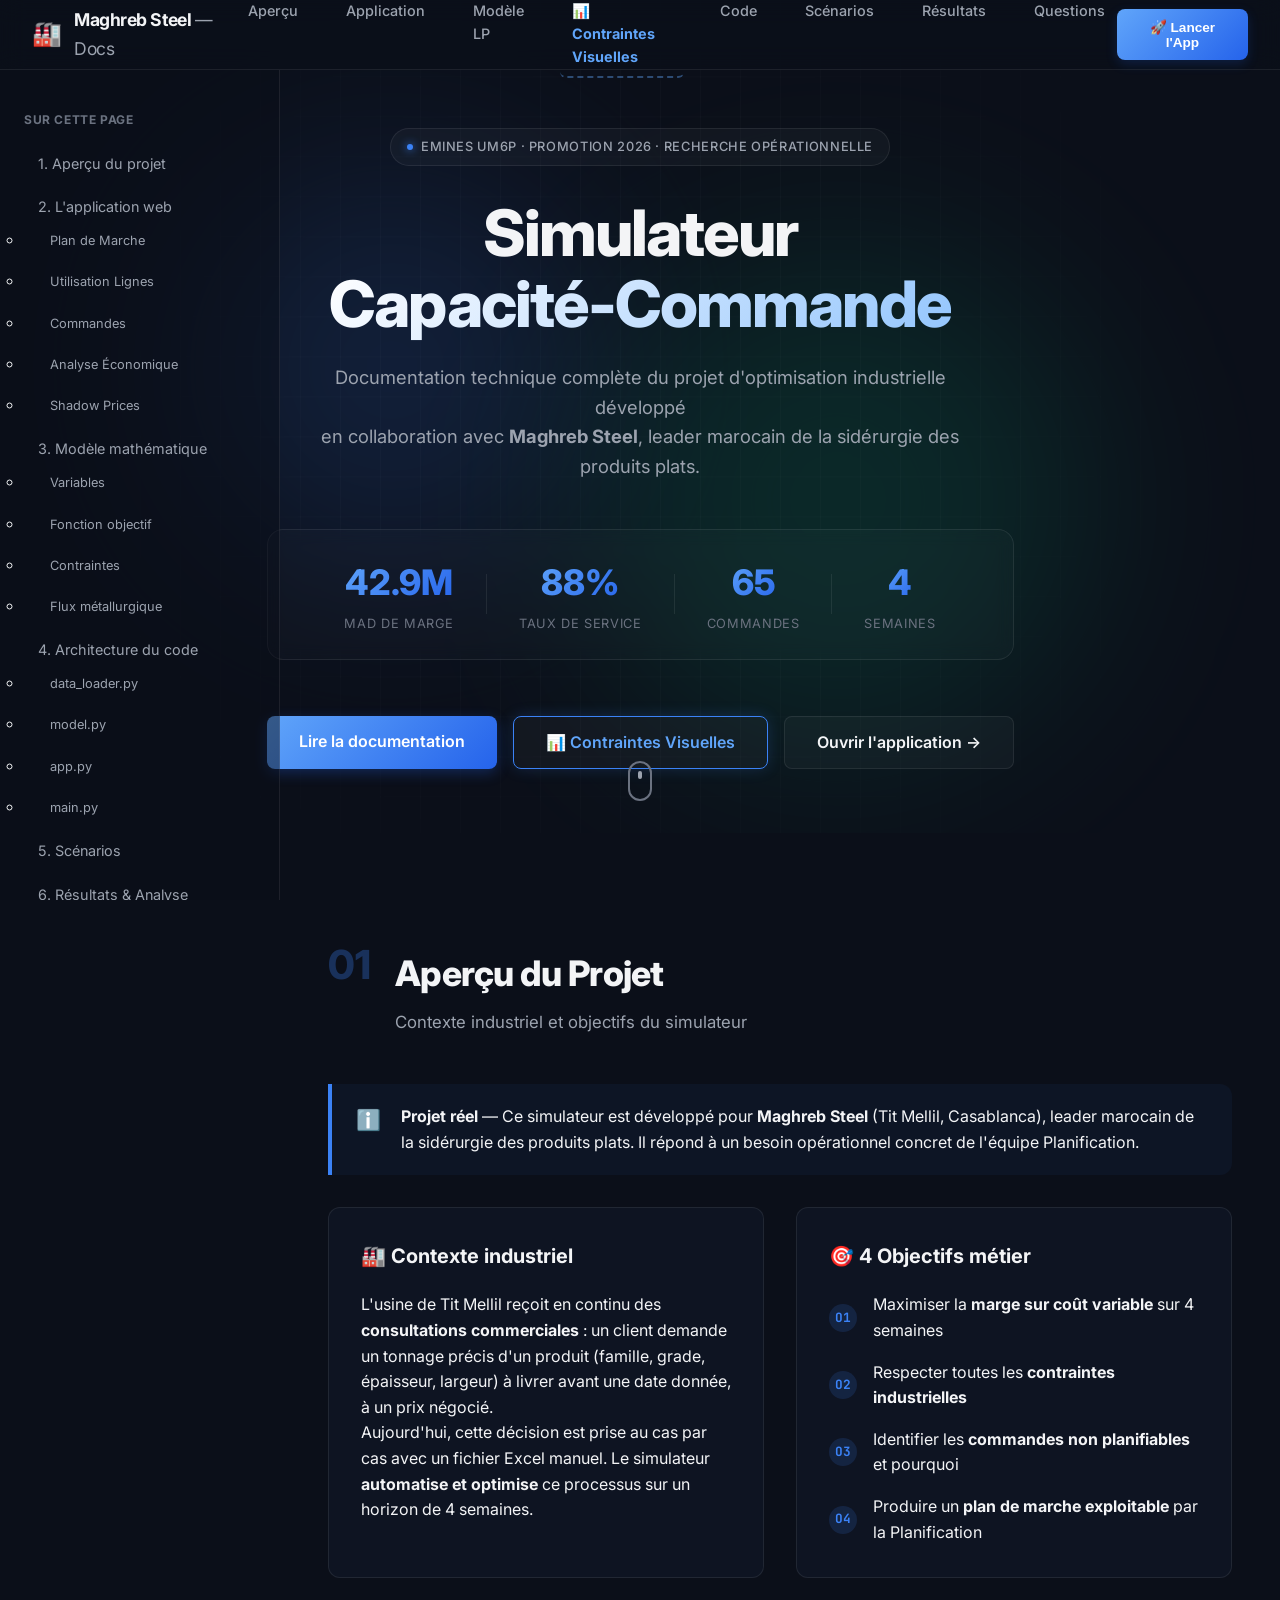
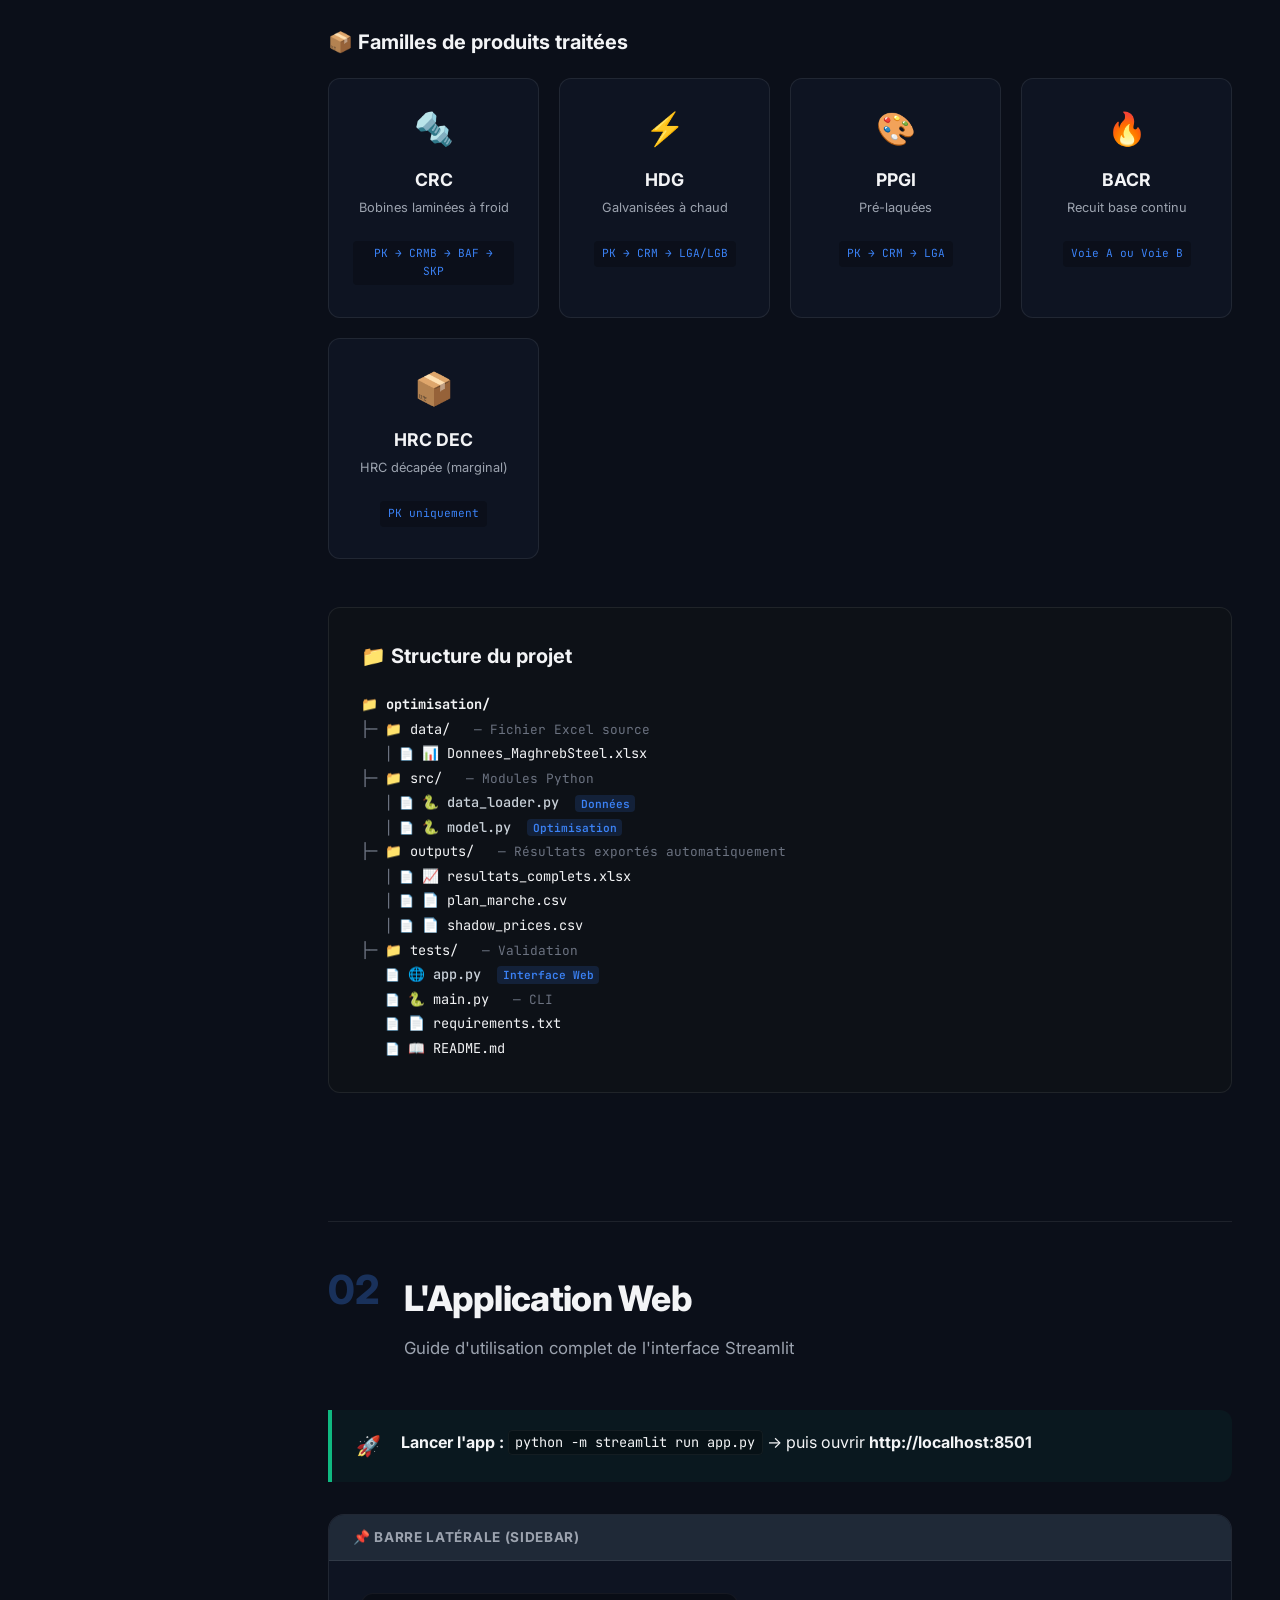
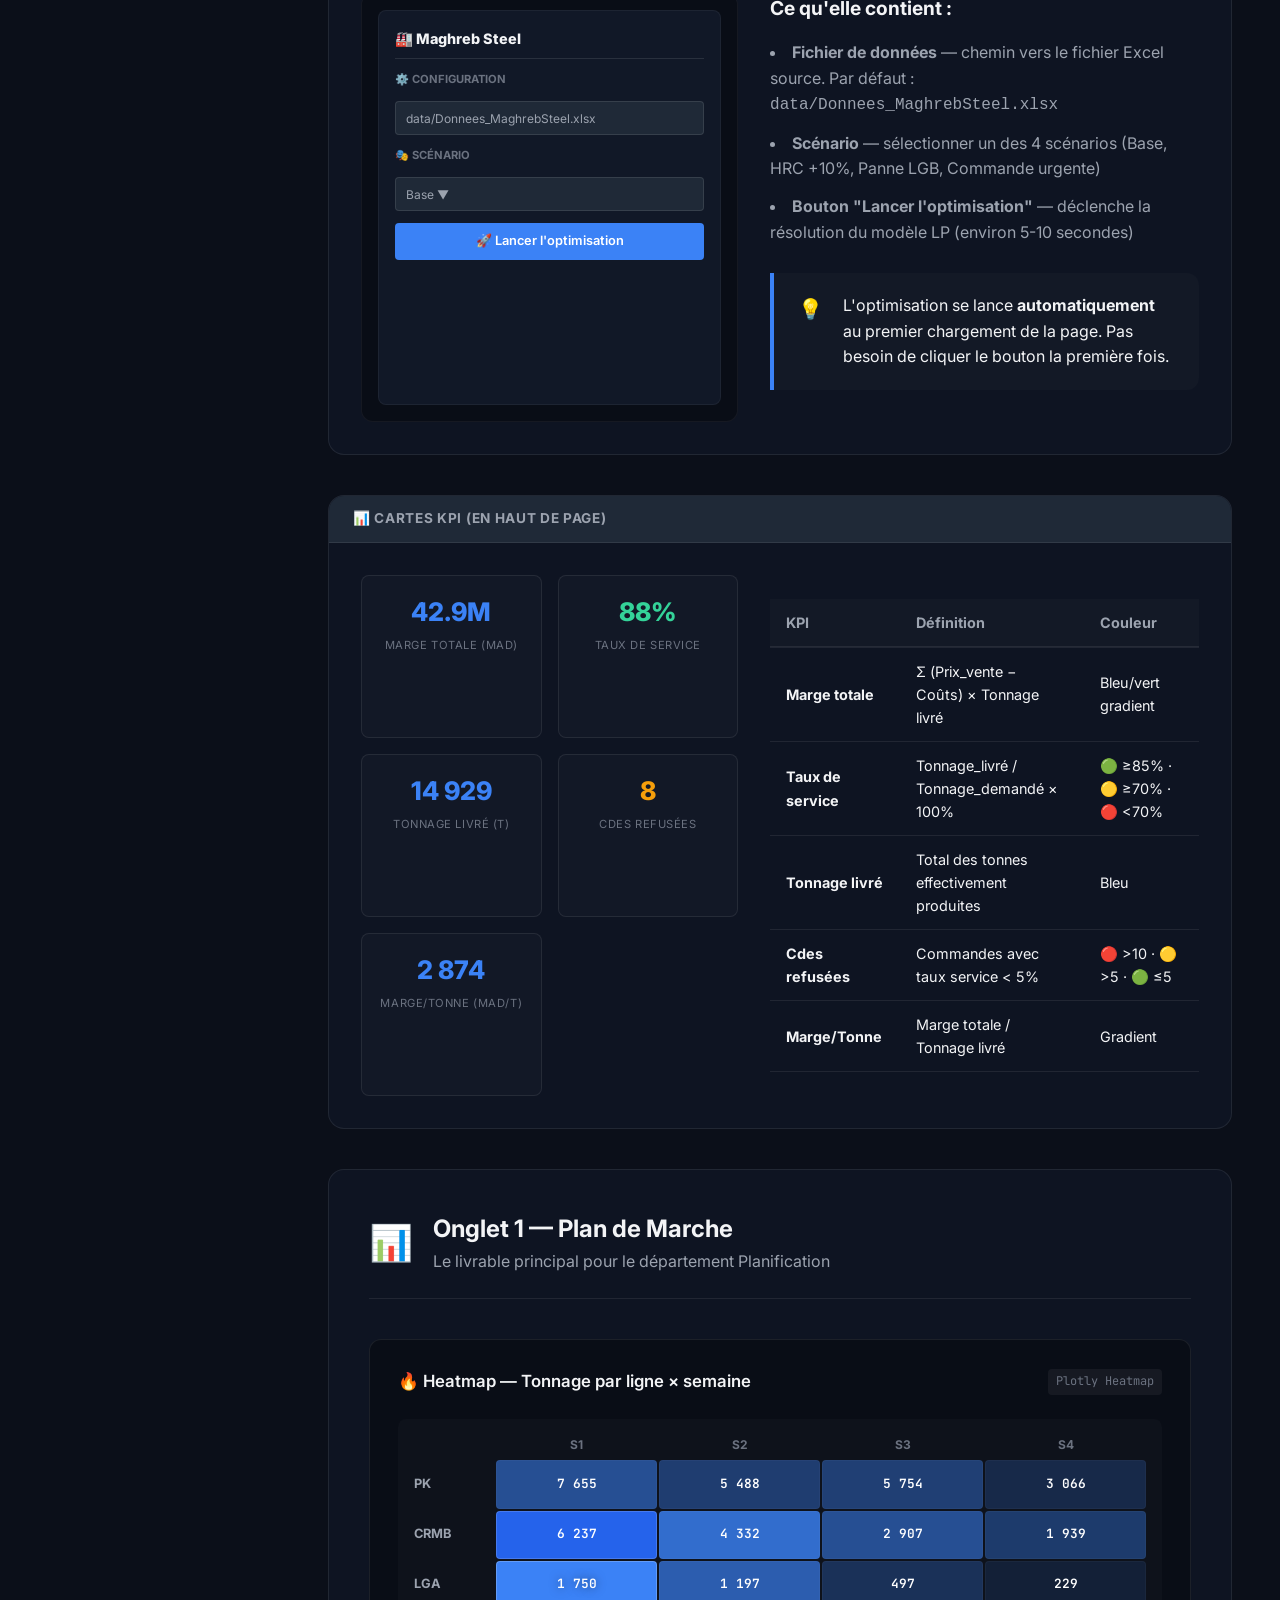
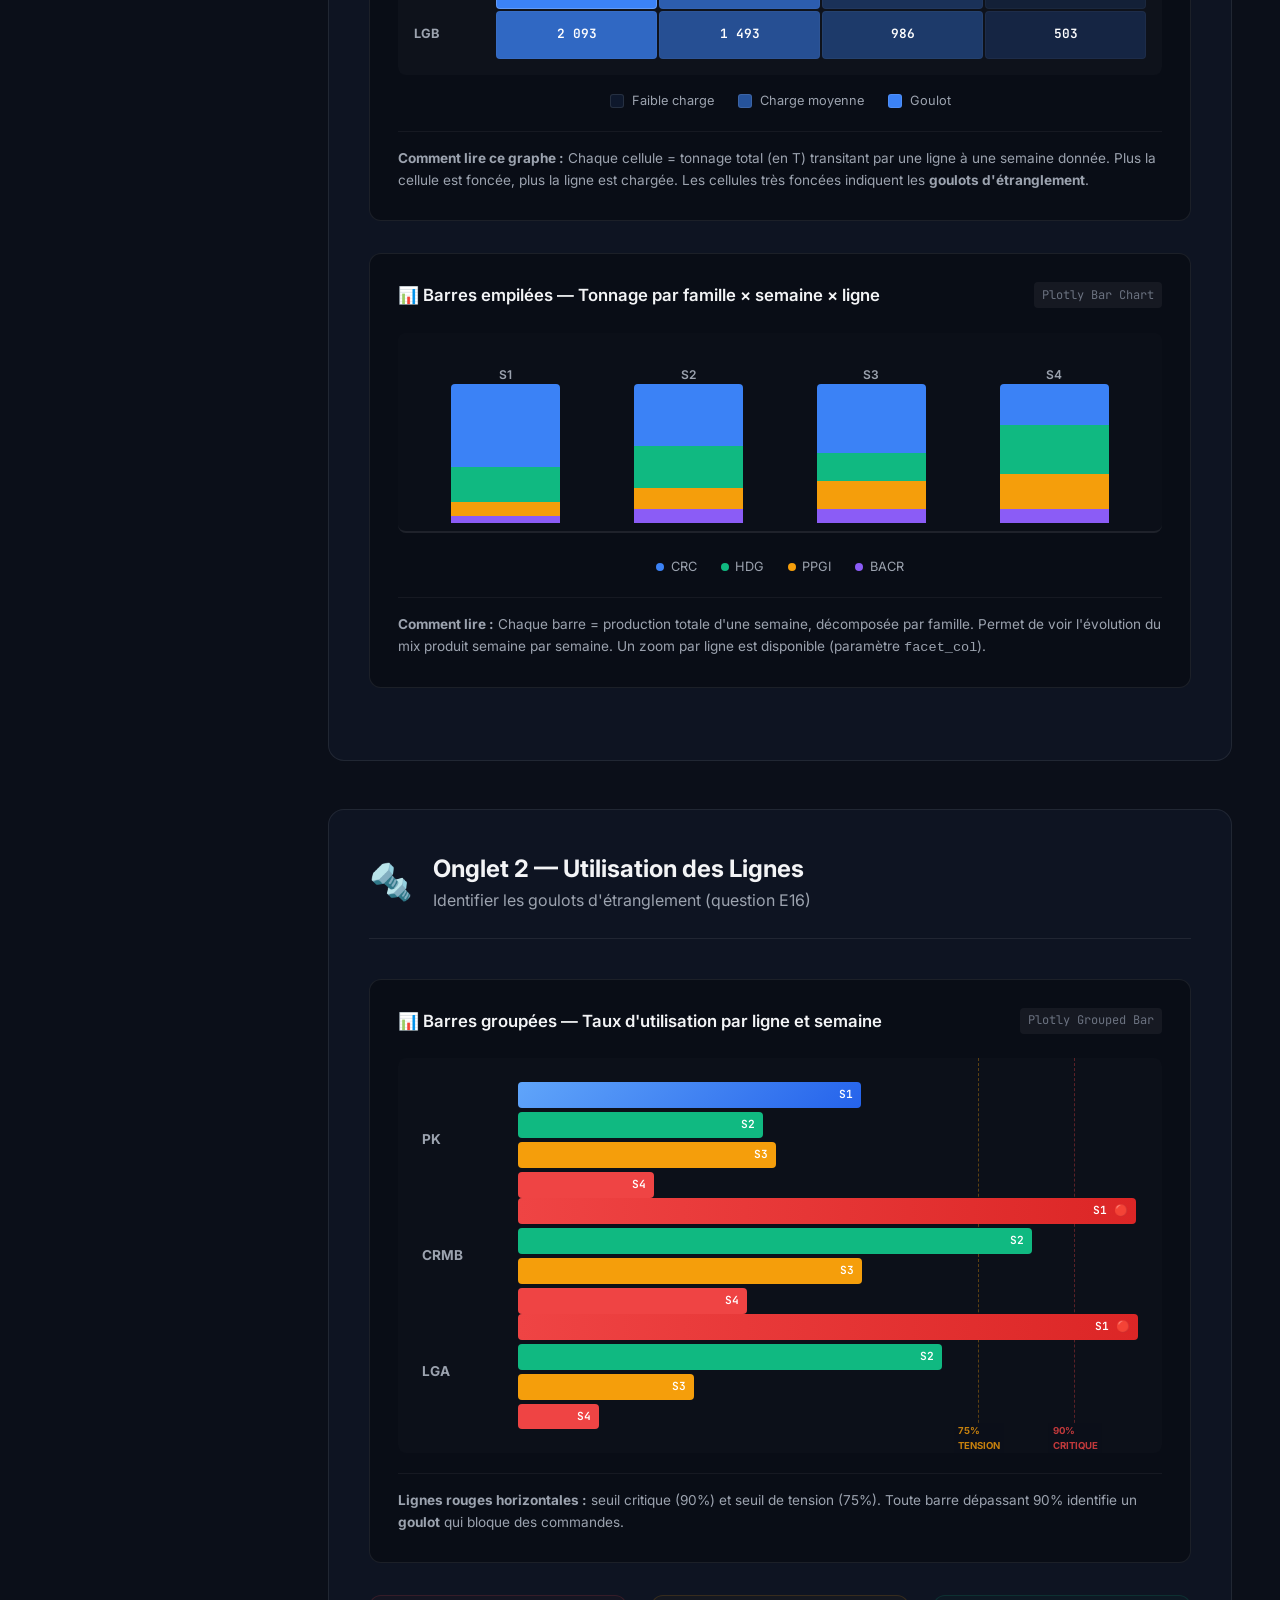
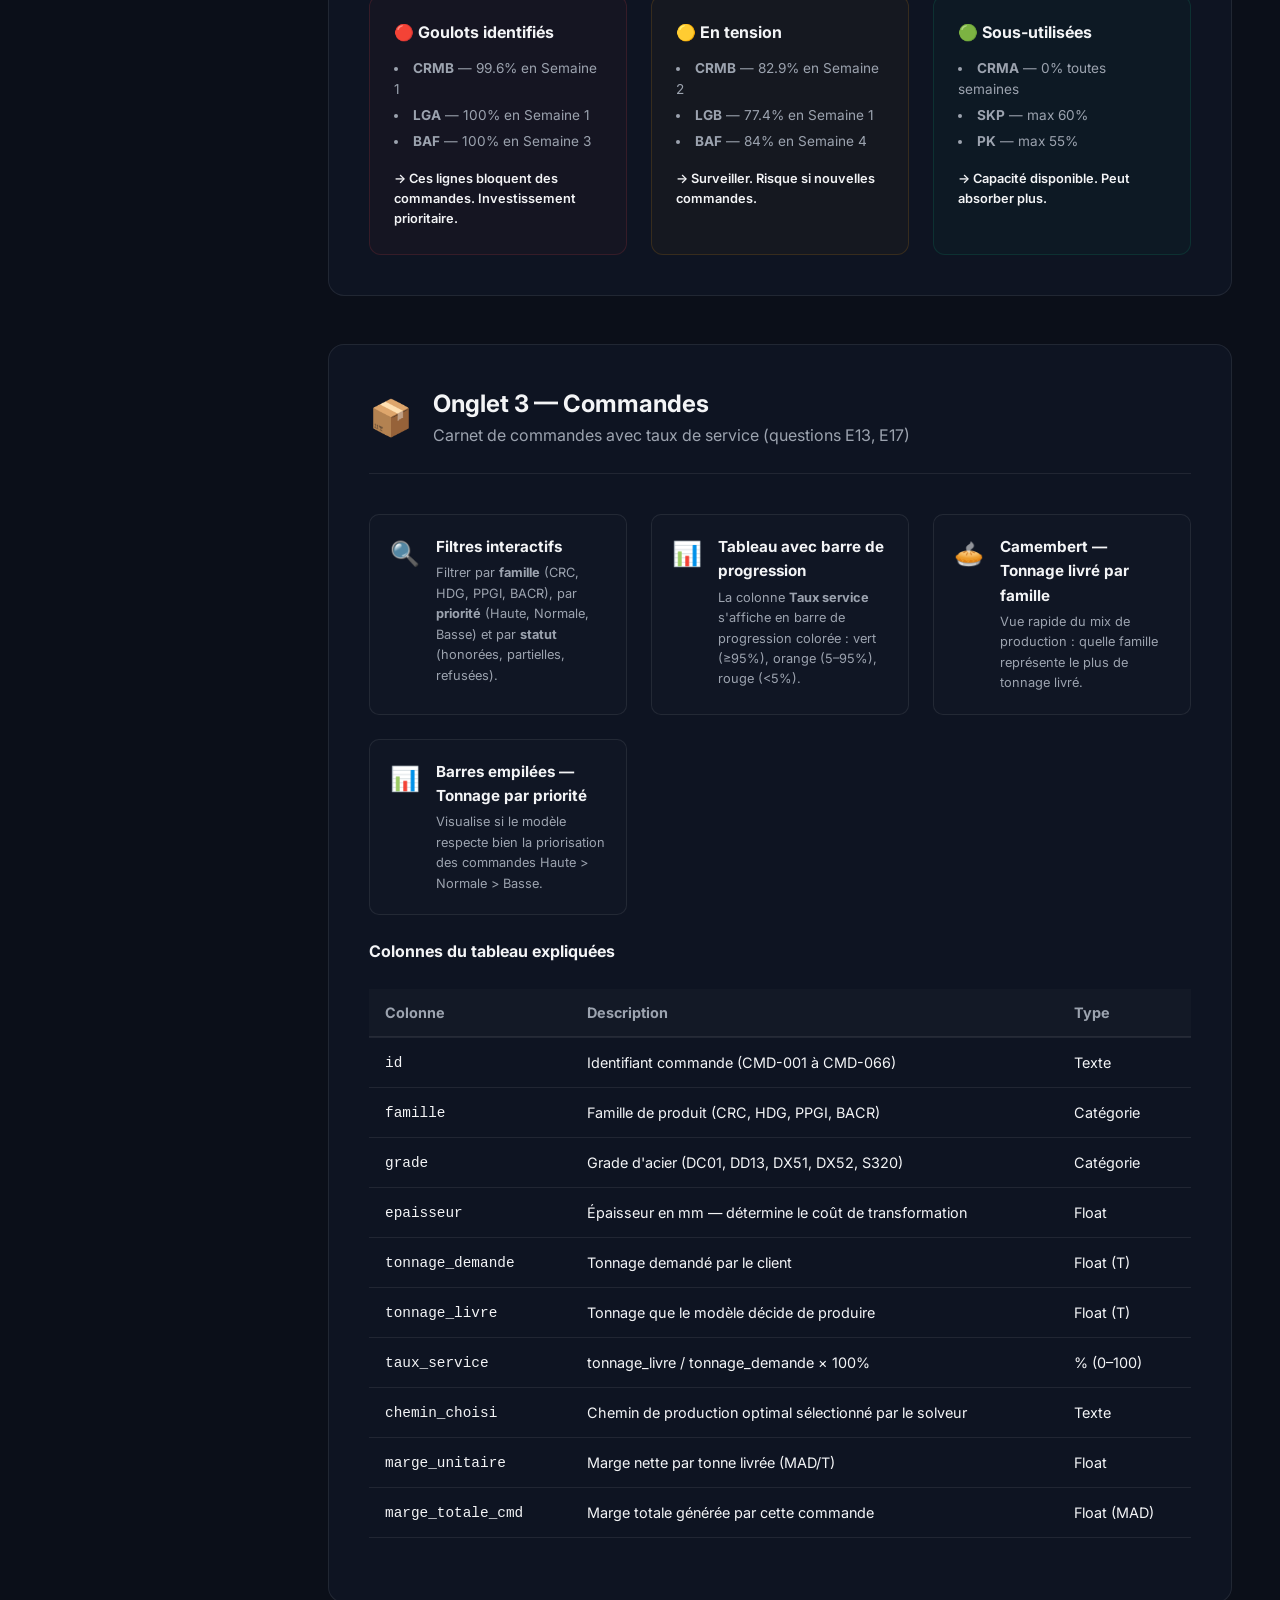
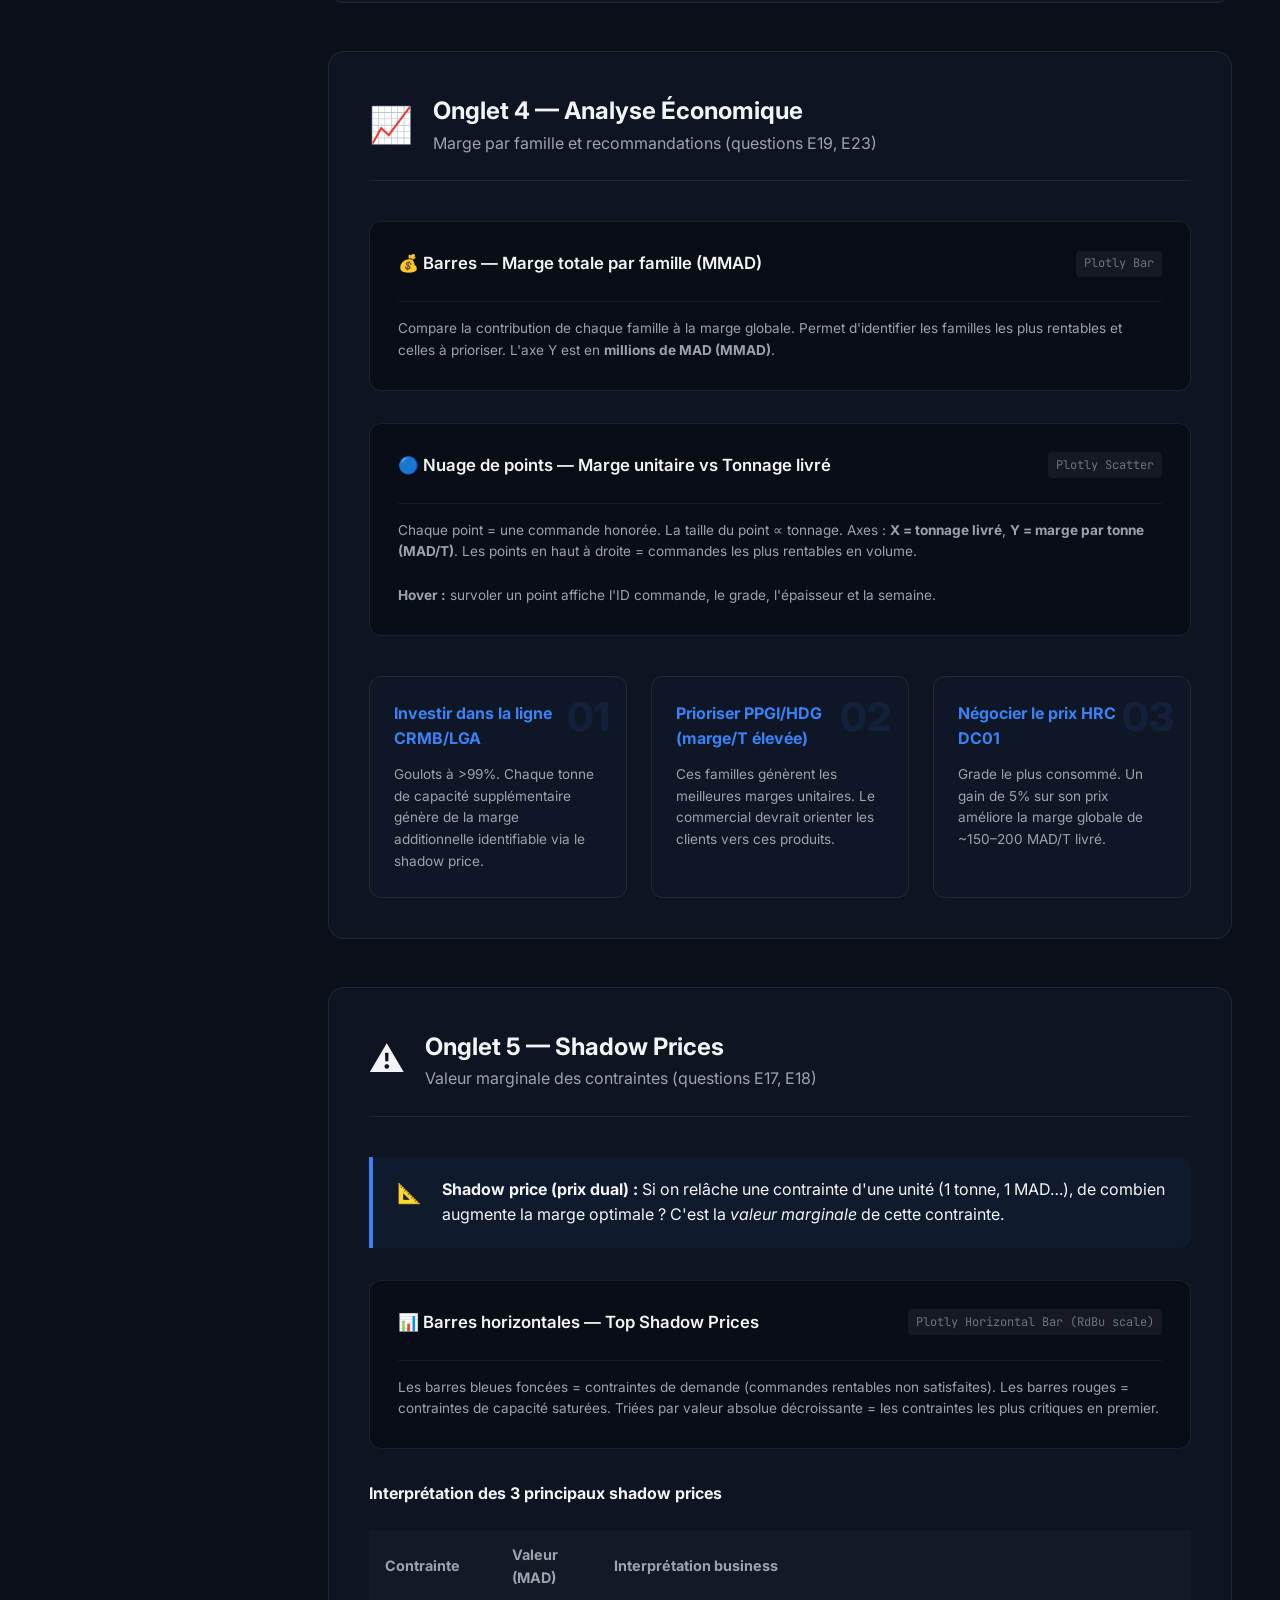
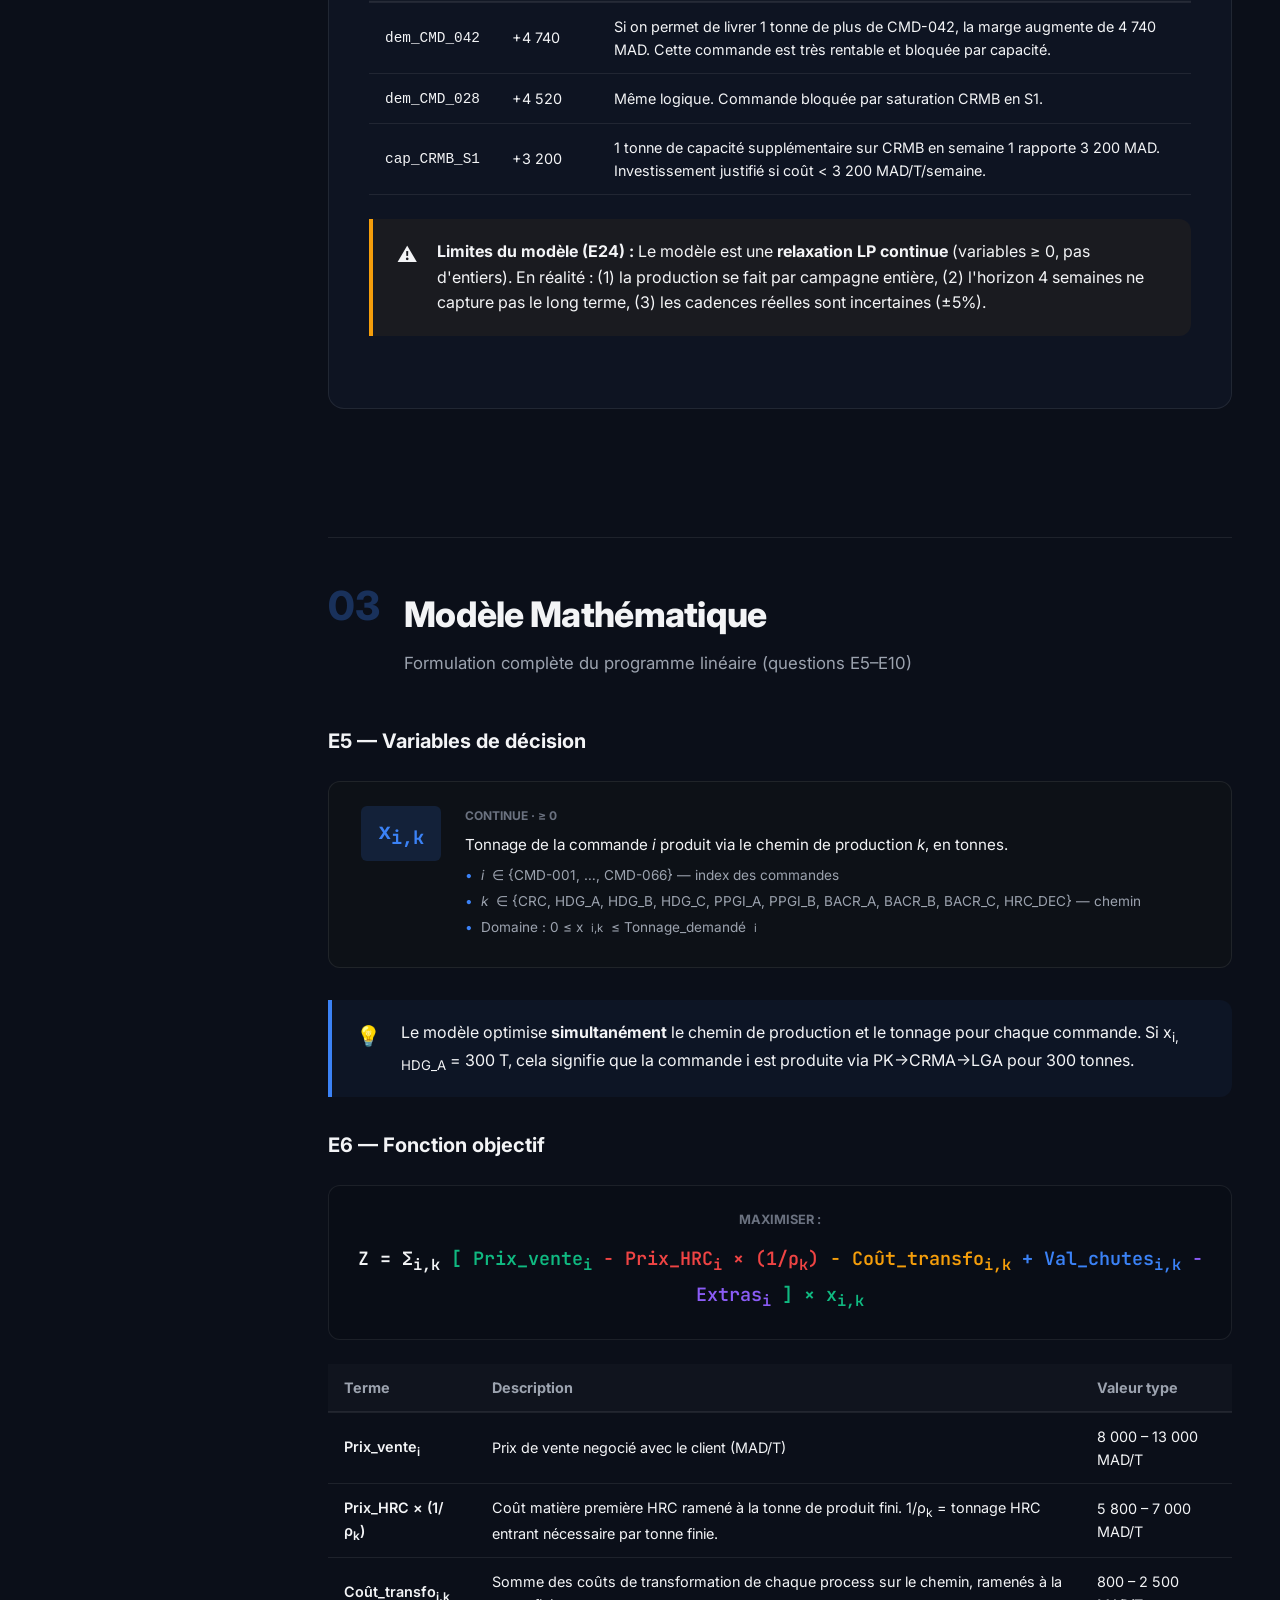
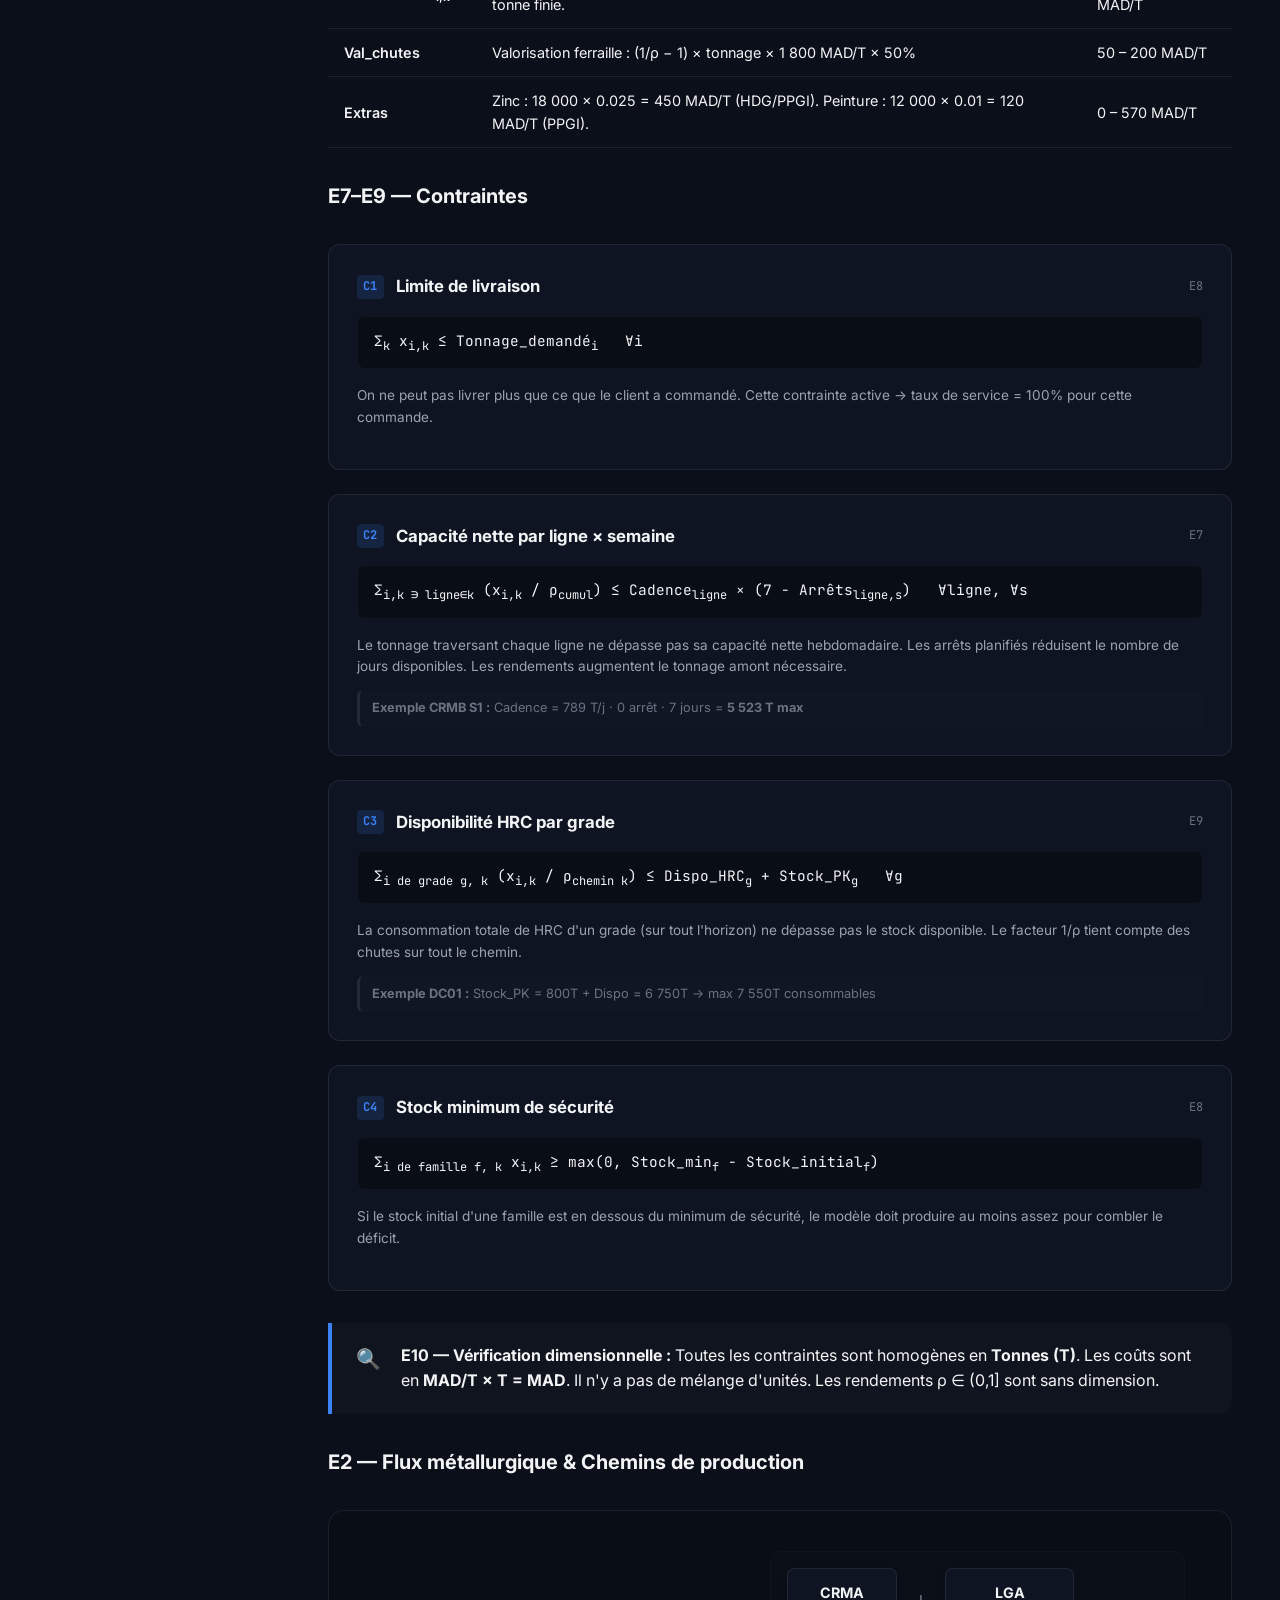
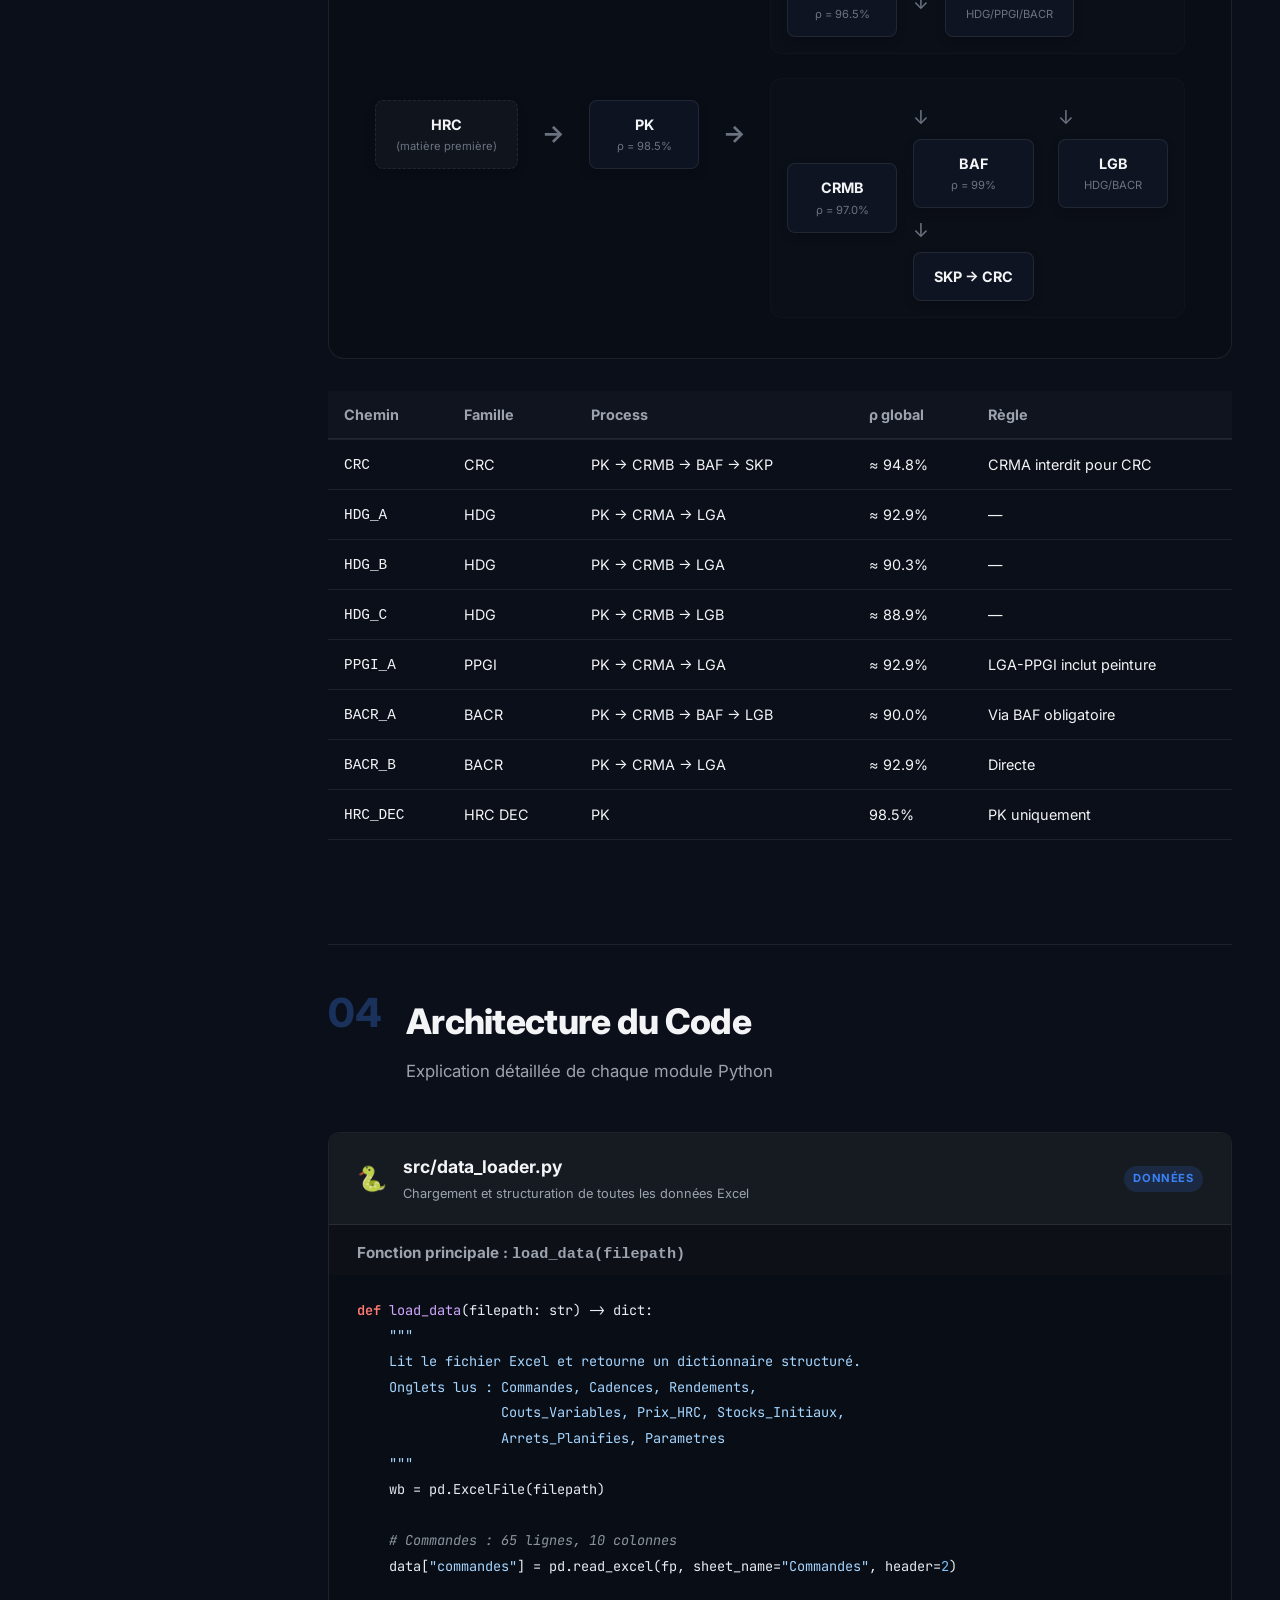
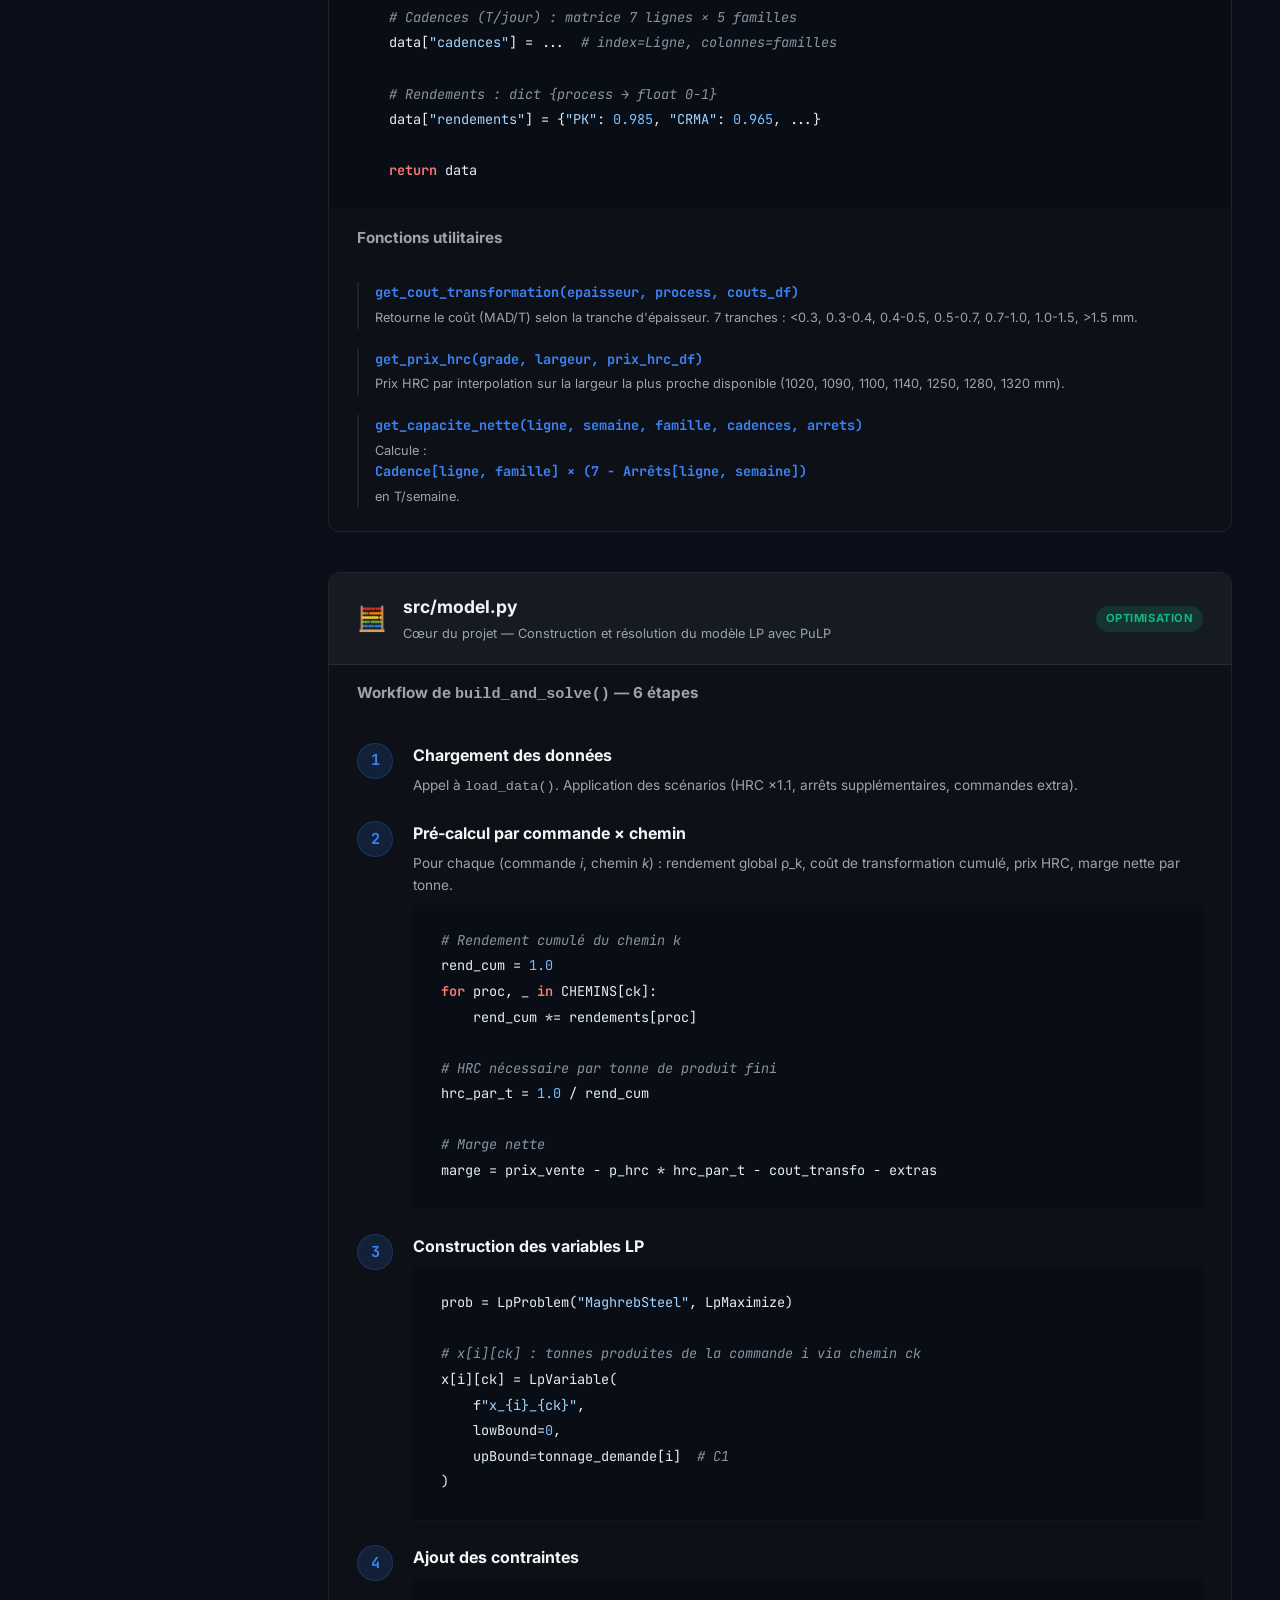
<file: docs/index.html>
<!DOCTYPE html>
<html lang="fr">
<head>
  <meta charset="UTF-8" />
  <meta name="viewport" content="width=device-width, initial-scale=1.0" />
  <title>Documentation — Simulateur Capacité-Commande | Maghreb Steel</title>
  <meta name="description" content="Documentation complète du simulateur d'optimisation Capacité-Commande développé pour Maghreb Steel — EMINES UM6P 2026." />
  <link rel="preconnect" href="https://fonts.googleapis.com" />
  <link href="https://fonts.googleapis.com/css2?family=Inter:wght@300;400;500;600;700;800&family=JetBrains+Mono:wght@400;500&display=swap" rel="stylesheet" />
  <link rel="stylesheet" href="style.css" />
</head>
<body>

<!-- ══════════════════════════════════════════════════════════ NAVBAR -->
<nav class="navbar" id="navbar">
  <div class="nav-brand">
    <span class="nav-logo">🏭</span>
    <span class="nav-title">Maghreb Steel <span class="nav-sub">— Docs</span></span>
  </div>
  <div class="nav-links">
    <a href="#apercu" class="nav-link">Aperçu</a>
    <a href="#application" class="nav-link">Application</a>
    <a href="#modele" class="nav-link">Modèle LP</a>
    <a href="constraints.html" class="nav-link" style="color: #60a5fa; font-weight: bold; border-bottom: 2px dashed rgba(96, 165, 250, 0.4);">📊 Contraintes Visuelles</a>
    <a href="#code" class="nav-link">Code</a>
    <a href="#scenarios" class="nav-link">Scénarios</a>
    <a href="#resultats" class="nav-link">Résultats</a>
    <a href="#questions" class="nav-link">Questions</a>
  </div>
  <button class="nav-launch" onclick="window.open('http://localhost:8501','_blank')">
    🚀 Lancer l'App
  </button>
</nav>

<!-- ══════════════════════════════════════════════════════════ HERO -->
<header class="hero" id="top">
  <div class="hero-bg">
    <div class="hero-grid"></div>
    <div class="hero-glow hero-glow-1"></div>
    <div class="hero-glow hero-glow-2"></div>
  </div>
  <div class="hero-content">
    <div class="hero-badge">
      <span class="badge-dot"></span>
      EMINES UM6P · Promotion 2026 · Recherche Opérationnelle
    </div>
    <h1 class="hero-title">
      Simulateur<br>
      <span class="gradient-text">Capacité-Commande</span>
    </h1>
    <p class="hero-desc">
      Documentation technique complète du projet d'optimisation industrielle développé<br>
      en collaboration avec <strong>Maghreb Steel</strong>, leader marocain de la sidérurgie des produits plats.
    </p>
    <div class="hero-stats">
      <div class="stat-item"><span class="stat-val">42.9M</span><span class="stat-lbl">MAD de marge</span></div>
      <div class="stat-sep"></div>
      <div class="stat-item"><span class="stat-val">88%</span><span class="stat-lbl">Taux de service</span></div>
      <div class="stat-sep"></div>
      <div class="stat-item"><span class="stat-val">65</span><span class="stat-lbl">Commandes</span></div>
      <div class="stat-sep"></div>
      <div class="stat-item"><span class="stat-val">4</span><span class="stat-lbl">Semaines</span></div>
    </div>
    <div class="hero-cta">
      <a href="#apercu" class="btn-primary">Lire la documentation</a>
      <a href="constraints.html" class="btn-ghost" style="border-color: #3b82f6; color: #60a5fa; box-shadow: 0 0 15px rgba(59,130,246,0.2);">📊 Contraintes Visuelles</a>
      <a href="http://localhost:8501" target="_blank" class="btn-ghost">Ouvrir l'application →</a>
    </div>
  </div>
  <div class="hero-scroll">
    <div class="scroll-indicator"></div>
  </div>
</header>

<!-- ══════════════════════════════════════════════════════════ TOC -->
<div class="toc-sidebar" id="toc">
  <div class="toc-title">Sur cette page</div>
  <ul class="toc-list">
    <li><a href="#apercu" class="toc-link active">1. Aperçu du projet</a></li>
    <li><a href="#application" class="toc-link">2. L'application web</a>
      <ul>
        <li><a href="#tab-plan" class="toc-link toc-sub">Plan de Marche</a></li>
        <li><a href="#tab-lignes" class="toc-link toc-sub">Utilisation Lignes</a></li>
        <li><a href="#tab-commandes" class="toc-link toc-sub">Commandes</a></li>
        <li><a href="#tab-eco" class="toc-link toc-sub">Analyse Économique</a></li>
        <li><a href="#tab-shadow" class="toc-link toc-sub">Shadow Prices</a></li>
      </ul>
    </li>
    <li><a href="#modele" class="toc-link">3. Modèle mathématique</a>
      <ul>
        <li><a href="#variables" class="toc-link toc-sub">Variables</a></li>
        <li><a href="#objectif" class="toc-link toc-sub">Fonction objectif</a></li>
        <li><a href="#contraintes" class="toc-link toc-sub">Contraintes</a></li>
        <li><a href="#chemins" class="toc-link toc-sub">Flux métallurgique</a></li>
      </ul>
    </li>
    <li><a href="#code" class="toc-link">4. Architecture du code</a>
      <ul>
        <li><a href="#data-loader" class="toc-link toc-sub">data_loader.py</a></li>
        <li><a href="#model-py" class="toc-link toc-sub">model.py</a></li>
        <li><a href="#app-py" class="toc-link toc-sub">app.py</a></li>
        <li><a href="#main-py" class="toc-link toc-sub">main.py</a></li>
      </ul>
    </li>
    <li><a href="#scenarios" class="toc-link">5. Scénarios</a></li>
    <li><a href="#resultats" class="toc-link">6. Résultats & Analyse</a></li>
    <li><a href="#questions" class="toc-link">7. Questions E1–E24</a></li>
  </ul>
</div>

<!-- ══════════════════════════════════════════════════════════ MAIN CONTENT -->
<main class="main-content">

  <!-- ─── SECTION 1 : APERÇU ──────────────────────────────────────── -->
  <section class="doc-section" id="apercu">
    <div class="section-header">
      <span class="section-number">01</span>
      <div>
        <h2 class="section-title">Aperçu du Projet</h2>
        <p class="section-subtitle">Contexte industriel et objectifs du simulateur</p>
      </div>
    </div>

    <div class="callout callout-info">
      <span class="callout-icon">ℹ️</span>
      <div>
        <strong>Projet réel</strong> — Ce simulateur est développé pour <strong>Maghreb Steel</strong> (Tit Mellil, Casablanca), leader marocain de la sidérurgie des produits plats. Il répond à un besoin opérationnel concret de l'équipe Planification.
      </div>
    </div>

    <div class="content-grid">
      <div class="content-block">
        <h3 class="block-title">🏭 Contexte industriel</h3>
        <p>L'usine de Tit Mellil reçoit en continu des <strong>consultations commerciales</strong> : un client demande un tonnage précis d'un produit (famille, grade, épaisseur, largeur) à livrer avant une date donnée, à un prix négocié.</p>
        <p>Aujourd'hui, cette décision est prise au cas par cas avec un fichier Excel manuel. Le simulateur <strong>automatise et optimise</strong> ce processus sur un horizon de 4 semaines.</p>
      </div>
      <div class="content-block">
        <h3 class="block-title">🎯 4 Objectifs métier</h3>
        <div class="objective-list">
          <div class="obj-item">
            <span class="obj-num">O1</span>
            <span>Maximiser la <strong>marge sur coût variable</strong> sur 4 semaines</span>
          </div>
          <div class="obj-item">
            <span class="obj-num">O2</span>
            <span>Respecter toutes les <strong>contraintes industrielles</strong></span>
          </div>
          <div class="obj-item">
            <span class="obj-num">O3</span>
            <span>Identifier les <strong>commandes non planifiables</strong> et pourquoi</span>
          </div>
          <div class="obj-item">
            <span class="obj-num">O4</span>
            <span>Produire un <strong>plan de marche exploitable</strong> par la Planification</span>
          </div>
        </div>
      </div>
    </div>

    <h3 class="block-title" style="margin-top:2rem">📦 Familles de produits traitées</h3>
    <div class="family-grid">
      <div class="family-card fam-crc">
        <div class="fam-icon">🔩</div>
        <div class="fam-name">CRC</div>
        <div class="fam-desc">Bobines laminées à froid</div>
        <div class="fam-path">PK → CRMB → BAF → SKP</div>
      </div>
      <div class="family-card fam-hdg">
        <div class="fam-icon">⚡</div>
        <div class="fam-name">HDG</div>
        <div class="fam-desc">Galvanisées à chaud</div>
        <div class="fam-path">PK → CRM → LGA/LGB</div>
      </div>
      <div class="family-card fam-ppgi">
        <div class="fam-icon">🎨</div>
        <div class="fam-name">PPGI</div>
        <div class="fam-desc">Pré-laquées</div>
        <div class="fam-path">PK → CRM → LGA</div>
      </div>
      <div class="family-card fam-bacr">
        <div class="fam-icon">🔥</div>
        <div class="fam-name">BACR</div>
        <div class="fam-desc">Recuit base continu</div>
        <div class="fam-path">Voie A ou Voie B</div>
      </div>
      <div class="family-card fam-hrc">
        <div class="fam-icon">📦</div>
        <div class="fam-name">HRC DEC</div>
        <div class="fam-desc">HRC décapée (marginal)</div>
        <div class="fam-path">PK uniquement</div>
      </div>
    </div>

    <div class="structure-box">
      <h3 class="block-title">📁 Structure du projet</h3>
      <div class="file-tree">
        <div class="tree-item tree-root">📁 optimisation/</div>
        <div class="tree-item tree-l1">📁 data/ <span class="tree-comment">— Fichier Excel source</span></div>
        <div class="tree-item tree-l2 tree-file">📊 Donnees_MaghrebSteel.xlsx</div>
        <div class="tree-item tree-l1">📁 src/ <span class="tree-comment">— Modules Python</span></div>
        <div class="tree-item tree-l2 tree-file highlight-file">🐍 data_loader.py <span class="tree-badge">Données</span></div>
        <div class="tree-item tree-l2 tree-file highlight-file">🐍 model.py <span class="tree-badge">Optimisation</span></div>
        <div class="tree-item tree-l1">📁 outputs/ <span class="tree-comment">— Résultats exportés automatiquement</span></div>
        <div class="tree-item tree-l2 tree-file">📈 resultats_complets.xlsx</div>
        <div class="tree-item tree-l2 tree-file">📄 plan_marche.csv</div>
        <div class="tree-item tree-l2 tree-file">📄 shadow_prices.csv</div>
        <div class="tree-item tree-l1">📁 tests/ <span class="tree-comment">— Validation</span></div>
        <div class="tree-item tree-l1 tree-file highlight-file">🌐 app.py <span class="tree-badge">Interface Web</span></div>
        <div class="tree-item tree-l1 tree-file">🐍 main.py <span class="tree-comment">— CLI</span></div>
        <div class="tree-item tree-l1 tree-file">📄 requirements.txt</div>
        <div class="tree-item tree-l1 tree-file">📖 README.md</div>
      </div>
    </div>
  </section>

  <!-- ─── SECTION 2 : APPLICATION ──────────────────────────────────── -->
  <section class="doc-section" id="application">
    <div class="section-header">
      <span class="section-number">02</span>
      <div>
        <h2 class="section-title">L'Application Web</h2>
        <p class="section-subtitle">Guide d'utilisation complet de l'interface Streamlit</p>
      </div>
    </div>

    <div class="callout callout-success">
      <span class="callout-icon">🚀</span>
      <div>
        <strong>Lancer l'app :</strong>
        <code class="inline-code">python -m streamlit run app.py</code>
        → puis ouvrir <strong>http://localhost:8501</strong>
      </div>
    </div>

    <!-- Sidebar -->
    <div class="ui-block" id="sidebar-doc">
      <div class="ui-label">📌 Barre latérale (Sidebar)</div>
      <div class="ui-content">
        <div class="ui-screenshot-placeholder">
          <div class="placeholder-inner">
            <div class="placeholder-sidebar">
              <div class="ps-title">🏭 Maghreb Steel</div>
              <div class="ps-section">⚙️ Configuration</div>
              <div class="ps-input">data/Donnees_MaghrebSteel.xlsx</div>
              <div class="ps-section">🎭 Scénario</div>
              <div class="ps-select">Base ▼</div>
              <div class="ps-btn">🚀 Lancer l'optimisation</div>
            </div>
          </div>
        </div>
        <div class="ui-desc">
          <h4>Ce qu'elle contient :</h4>
          <ul class="desc-list">
            <li><strong>Fichier de données</strong> — chemin vers le fichier Excel source. Par défaut : <code>data/Donnees_MaghrebSteel.xlsx</code></li>
            <li><strong>Scénario</strong> — sélectionner un des 4 scénarios (Base, HRC +10%, Panne LGB, Commande urgente)</li>
            <li><strong>Bouton "Lancer l'optimisation"</strong> — déclenche la résolution du modèle LP (environ 5-10 secondes)</li>
          </ul>
          <div class="callout callout-tip" style="margin-top:1rem">
            <span class="callout-icon">💡</span>
            <div>L'optimisation se lance <strong>automatiquement</strong> au premier chargement de la page. Pas besoin de cliquer le bouton la première fois.</div>
          </div>
        </div>
      </div>
    </div>

    <!-- KPI Cards -->
    <div class="ui-block" id="kpi-doc">
      <div class="ui-label">📊 Cartes KPI (en haut de page)</div>
      <div class="ui-content">
        <div class="kpi-demo">
          <div class="kpi-demo-card">
            <div class="kd-val">42.9M</div>
            <div class="kd-lbl">Marge Totale (MAD)</div>
          </div>
          <div class="kpi-demo-card">
            <div class="kd-val" style="color:#34d399">88%</div>
            <div class="kd-lbl">Taux de Service</div>
          </div>
          <div class="kpi-demo-card">
            <div class="kd-val">14 929</div>
            <div class="kd-lbl">Tonnage Livré (T)</div>
          </div>
          <div class="kpi-demo-card">
            <div class="kd-val" style="color:#f59e0b">8</div>
            <div class="kd-lbl">Cdes Refusées</div>
          </div>
          <div class="kpi-demo-card">
            <div class="kd-val">2 874</div>
            <div class="kd-lbl">Marge/Tonne (MAD/T)</div>
          </div>
        </div>
        <table class="doc-table" style="margin-top:1.5rem">
          <thead>
            <tr><th>KPI</th><th>Définition</th><th>Couleur</th></tr>
          </thead>
          <tbody>
            <tr><td><strong>Marge totale</strong></td><td>Σ (Prix_vente − Coûts) × Tonnage livré</td><td>Bleu/vert gradient</td></tr>
            <tr><td><strong>Taux de service</strong></td><td>Tonnage_livré / Tonnage_demandé × 100%</td><td>🟢 ≥85% · 🟡 ≥70% · 🔴 &lt;70%</td></tr>
            <tr><td><strong>Tonnage livré</strong></td><td>Total des tonnes effectivement produites</td><td>Bleu</td></tr>
            <tr><td><strong>Cdes refusées</strong></td><td>Commandes avec taux service &lt; 5%</td><td>🔴 &gt;10 · 🟡 &gt;5 · 🟢 ≤5</td></tr>
            <tr><td><strong>Marge/Tonne</strong></td><td>Marge totale / Tonnage livré</td><td>Gradient</td></tr>
          </tbody>
        </table>
      </div>
    </div>

    <!-- TAB 1 : Plan de Marche -->
    <div class="tab-section" id="tab-plan">
      <div class="tab-header">
        <span class="tab-icon">📊</span>
        <div>
          <h3 class="tab-title">Onglet 1 — Plan de Marche</h3>
          <p class="tab-subtitle">Le livrable principal pour le département Planification</p>
        </div>
      </div>
      <div class="tab-content">
        <div class="graph-card">
          <div class="graph-header">
            <h4>🔥 Heatmap — Tonnage par ligne × semaine</h4>
            <span class="graph-type">Plotly Heatmap</span>
          </div>
          <div class="heatmap-demo">
            <div class="hm-header">
              <div class="hm-corner"></div>
              <div class="hm-col">S1</div><div class="hm-col">S2</div><div class="hm-col">S3</div><div class="hm-col">S4</div>
            </div>
            <div class="hm-row">
              <div class="hm-row-label">PK</div>
              <div class="hm-cell" style="--intensity:0.55">7 655</div>
              <div class="hm-cell" style="--intensity:0.39">5 488</div>
              <div class="hm-cell" style="--intensity:0.41">5 754</div>
              <div class="hm-cell" style="--intensity:0.21">3 066</div>
            </div>
            <div class="hm-row">
              <div class="hm-row-label">CRMB</div>
              <div class="hm-cell" style="--intensity:0.99">6 237</div>
              <div class="hm-cell" style="--intensity:0.82">4 332</div>
              <div class="hm-cell" style="--intensity:0.55">2 907</div>
              <div class="hm-cell" style="--intensity:0.37">1 939</div>
            </div>
            <div class="hm-row">
              <div class="hm-row-label">LGA</div>
              <div class="hm-cell" style="--intensity:1.0">1 750</div>
              <div class="hm-cell" style="--intensity:0.68">1 197</div>
              <div class="hm-cell" style="--intensity:0.28">497</div>
              <div class="hm-cell" style="--intensity:0.13">229</div>
            </div>
            <div class="hm-row">
              <div class="hm-row-label">LGB</div>
              <div class="hm-cell" style="--intensity:0.77">2 093</div>
              <div class="hm-cell" style="--intensity:0.55">1 493</div>
              <div class="hm-cell" style="--intensity:0.36">986</div>
              <div class="hm-cell" style="--intensity:0.18">503</div>
            </div>
          </div>
          <div class="graph-legend">
            <span class="legend-item"><span class="legend-color" style="background:rgba(59,130,246,0.1)"></span> Faible charge</span>
            <span class="legend-item"><span class="legend-color" style="background:rgba(59,130,246,0.6)"></span> Charge moyenne</span>
            <span class="legend-item"><span class="legend-color" style="background:#3b82f6"></span> Goulot</span>
          </div>
          <p class="graph-desc">
            <strong>Comment lire ce graphe :</strong> Chaque cellule = tonnage total (en T) transitant par une ligne à une semaine donnée. Plus la cellule est foncée, plus la ligne est chargée. Les cellules très foncées indiquent les <strong>goulots d'étranglement</strong>.
          </p>
        </div>

        <div class="graph-card">
          <div class="graph-header">
            <h4>📊 Barres empilées — Tonnage par famille × semaine × ligne</h4>
            <span class="graph-type">Plotly Bar Chart</span>
          </div>
          <div class="bar-demo">
            <div class="bar-group">
              <div class="bar-label">S1</div>
              <div class="bar-stack">
                <div class="bar-seg" style="height:60%; background:#3b82f6" title="CRC"></div>
                <div class="bar-seg" style="height:25%; background:#10b981" title="HDG"></div>
                <div class="bar-seg" style="height:10%; background:#f59e0b" title="PPGI"></div>
                <div class="bar-seg" style="height:5%; background:#8b5cf6" title="BACR"></div>
              </div>
            </div>
            <div class="bar-group">
              <div class="bar-label">S2</div>
              <div class="bar-stack">
                <div class="bar-seg" style="height:45%; background:#3b82f6"></div>
                <div class="bar-seg" style="height:30%; background:#10b981"></div>
                <div class="bar-seg" style="height:15%; background:#f59e0b"></div>
                <div class="bar-seg" style="height:10%; background:#8b5cf6"></div>
              </div>
            </div>
            <div class="bar-group">
              <div class="bar-label">S3</div>
              <div class="bar-stack">
                <div class="bar-seg" style="height:50%; background:#3b82f6"></div>
                <div class="bar-seg" style="height:20%; background:#10b981"></div>
                <div class="bar-seg" style="height:20%; background:#f59e0b"></div>
                <div class="bar-seg" style="height:10%; background:#8b5cf6"></div>
              </div>
            </div>
            <div class="bar-group">
              <div class="bar-label">S4</div>
              <div class="bar-stack">
                <div class="bar-seg" style="height:30%; background:#3b82f6"></div>
                <div class="bar-seg" style="height:35%; background:#10b981"></div>
                <div class="bar-seg" style="height:25%; background:#f59e0b"></div>
                <div class="bar-seg" style="height:10%; background:#8b5cf6"></div>
              </div>
            </div>
          </div>
          <div class="bar-legend">
            <span><span style="background:#3b82f6" class="legend-dot"></span>CRC</span>
            <span><span style="background:#10b981" class="legend-dot"></span>HDG</span>
            <span><span style="background:#f59e0b" class="legend-dot"></span>PPGI</span>
            <span><span style="background:#8b5cf6" class="legend-dot"></span>BACR</span>
          </div>
          <p class="graph-desc">
            <strong>Comment lire :</strong> Chaque barre = production totale d'une semaine, décomposée par famille. Permet de voir l'évolution du mix produit semaine par semaine. Un zoom par ligne est disponible (paramètre <code>facet_col</code>).
          </p>
        </div>
      </div>
    </div>

    <!-- TAB 2 : Utilisation Lignes -->
    <div class="tab-section" id="tab-lignes">
      <div class="tab-header">
        <span class="tab-icon">🔩</span>
        <div>
          <h3 class="tab-title">Onglet 2 — Utilisation des Lignes</h3>
          <p class="tab-subtitle">Identifier les goulots d'étranglement (question E16)</p>
        </div>
      </div>
      <div class="tab-content">
        <div class="graph-card">
          <div class="graph-header">
            <h4>📊 Barres groupées — Taux d'utilisation par ligne et semaine</h4>
            <span class="graph-type">Plotly Grouped Bar</span>
          </div>
          <div class="util-demo">
            <div class="util-bars">
              <div class="util-bar-group">
                <div class="util-bar-label">PK</div>
                <div class="util-bars-inner">
                  <div class="util-seg" style="width:55.3%" title="S1: 55.3%">S1</div>
                  <div class="util-seg" style="width:39.5%; background:#10b981" title="S2">S2</div>
                  <div class="util-seg" style="width:41.6%; background:#f59e0b" title="S3">S3</div>
                  <div class="util-seg" style="width:21.9%; background:#ef4444" title="S4">S4</div>
                </div>
              </div>
              <div class="util-bar-group">
                <div class="util-bar-label">CRMB</div>
                <div class="util-bars-inner">
                  <div class="util-seg goulot" style="width:99.6%">S1 🔴</div>
                  <div class="util-seg" style="width:82.9%; background:#10b981">S2</div>
                  <div class="util-seg" style="width:55.5%; background:#f59e0b">S3</div>
                  <div class="util-seg" style="width:37%; background:#ef4444">S4</div>
                </div>
              </div>
              <div class="util-bar-group">
                <div class="util-bar-label">LGA</div>
                <div class="util-bars-inner">
                  <div class="util-seg goulot" style="width:100%">S1 🔴</div>
                  <div class="util-seg" style="width:68.4%; background:#10b981">S2</div>
                  <div class="util-seg" style="width:28.4%; background:#f59e0b">S3</div>
                  <div class="util-seg" style="width:13.1%; background:#ef4444">S4</div>
                </div>
              </div>
            </div>
            <div class="util-threshold">
              <div class="thresh-line" style="left:90%"><span>90% critique</span></div>
              <div class="thresh-line thresh-warn" style="left:75%"><span>75% tension</span></div>
            </div>
          </div>
          <p class="graph-desc">
            <strong>Lignes rouges horizontales :</strong> seuil critique (90%) et seuil de tension (75%). Toute barre dépassant 90% identifie un <strong>goulot</strong> qui bloque des commandes.
          </p>
        </div>

        <div class="alert-grid">
          <div class="alert-box alert-red">
            <div class="ab-title">🔴 Goulots identifiés</div>
            <ul>
              <li><strong>CRMB</strong> — 99.6% en Semaine 1</li>
              <li><strong>LGA</strong> — 100% en Semaine 1</li>
              <li><strong>BAF</strong> — 100% en Semaine 3</li>
            </ul>
            <p class="ab-action">→ Ces lignes bloquent des commandes. Investissement prioritaire.</p>
          </div>
          <div class="alert-box alert-yellow">
            <div class="ab-title">🟡 En tension</div>
            <ul>
              <li><strong>CRMB</strong> — 82.9% en Semaine 2</li>
              <li><strong>LGB</strong> — 77.4% en Semaine 1</li>
              <li><strong>BAF</strong> — 84% en Semaine 4</li>
            </ul>
            <p class="ab-action">→ Surveiller. Risque si nouvelles commandes.</p>
          </div>
          <div class="alert-box alert-green">
            <div class="ab-title">🟢 Sous-utilisées</div>
            <ul>
              <li><strong>CRMA</strong> — 0% toutes semaines</li>
              <li><strong>SKP</strong> — max 60%</li>
              <li><strong>PK</strong> — max 55%</li>
            </ul>
            <p class="ab-action">→ Capacité disponible. Peut absorber plus.</p>
          </div>
        </div>
      </div>
    </div>

    <!-- TAB 3 : Commandes -->
    <div class="tab-section" id="tab-commandes">
      <div class="tab-header">
        <span class="tab-icon">📦</span>
        <div>
          <h3 class="tab-title">Onglet 3 — Commandes</h3>
          <p class="tab-subtitle">Carnet de commandes avec taux de service (questions E13, E17)</p>
        </div>
      </div>
      <div class="tab-content">
        <div class="feature-list">
          <div class="feature-item">
            <span class="feature-icon">🔍</span>
            <div>
              <h4>Filtres interactifs</h4>
              <p>Filtrer par <strong>famille</strong> (CRC, HDG, PPGI, BACR), par <strong>priorité</strong> (Haute, Normale, Basse) et par <strong>statut</strong> (honorées, partielles, refusées).</p>
            </div>
          </div>
          <div class="feature-item">
            <span class="feature-icon">📊</span>
            <div>
              <h4>Tableau avec barre de progression</h4>
              <p>La colonne <strong>Taux service</strong> s'affiche en barre de progression colorée : vert (≥95%), orange (5–95%), rouge (&lt;5%).</p>
            </div>
          </div>
          <div class="feature-item">
            <span class="feature-icon">🥧</span>
            <div>
              <h4>Camembert — Tonnage livré par famille</h4>
              <p>Vue rapide du mix de production : quelle famille représente le plus de tonnage livré.</p>
            </div>
          </div>
          <div class="feature-item">
            <span class="feature-icon">📊</span>
            <div>
              <h4>Barres empilées — Tonnage par priorité</h4>
              <p>Visualise si le modèle respecte bien la priorisation des commandes Haute &gt; Normale &gt; Basse.</p>
            </div>
          </div>
        </div>

        <h4 style="margin:1.5rem 0 0.75rem; color:var(--text-primary)">Colonnes du tableau expliquées</h4>
        <table class="doc-table">
          <thead>
            <tr><th>Colonne</th><th>Description</th><th>Type</th></tr>
          </thead>
          <tbody>
            <tr><td><code>id</code></td><td>Identifiant commande (CMD-001 à CMD-066)</td><td>Texte</td></tr>
            <tr><td><code>famille</code></td><td>Famille de produit (CRC, HDG, PPGI, BACR)</td><td>Catégorie</td></tr>
            <tr><td><code>grade</code></td><td>Grade d'acier (DC01, DD13, DX51, DX52, S320)</td><td>Catégorie</td></tr>
            <tr><td><code>epaisseur</code></td><td>Épaisseur en mm — détermine le coût de transformation</td><td>Float</td></tr>
            <tr><td><code>tonnage_demande</code></td><td>Tonnage demandé par le client</td><td>Float (T)</td></tr>
            <tr><td><code>tonnage_livre</code></td><td>Tonnage que le modèle décide de produire</td><td>Float (T)</td></tr>
            <tr><td><code>taux_service</code></td><td>tonnage_livre / tonnage_demande × 100%</td><td>% (0–100)</td></tr>
            <tr><td><code>chemin_choisi</code></td><td>Chemin de production optimal sélectionné par le solveur</td><td>Texte</td></tr>
            <tr><td><code>marge_unitaire</code></td><td>Marge nette par tonne livrée (MAD/T)</td><td>Float</td></tr>
            <tr><td><code>marge_totale_cmd</code></td><td>Marge totale générée par cette commande</td><td>Float (MAD)</td></tr>
          </tbody>
        </table>
      </div>
    </div>

    <!-- TAB 4 : Analyse Économique -->
    <div class="tab-section" id="tab-eco">
      <div class="tab-header">
        <span class="tab-icon">📈</span>
        <div>
          <h3 class="tab-title">Onglet 4 — Analyse Économique</h3>
          <p class="tab-subtitle">Marge par famille et recommandations (questions E19, E23)</p>
        </div>
      </div>
      <div class="tab-content">
        <div class="graph-card">
          <div class="graph-header">
            <h4>💰 Barres — Marge totale par famille (MMAD)</h4>
            <span class="graph-type">Plotly Bar</span>
          </div>
          <p class="graph-desc">
            Compare la contribution de chaque famille à la marge globale. Permet d'identifier les familles les plus rentables et celles à prioriser. L'axe Y est en <strong>millions de MAD (MMAD)</strong>.
          </p>
        </div>
        <div class="graph-card">
          <div class="graph-header">
            <h4>🔵 Nuage de points — Marge unitaire vs Tonnage livré</h4>
            <span class="graph-type">Plotly Scatter</span>
          </div>
          <p class="graph-desc">
            Chaque point = une commande honorée. La taille du point ∝ tonnage. Axes : <strong>X = tonnage livré</strong>, <strong>Y = marge par tonne (MAD/T)</strong>. Les points en haut à droite = commandes les plus rentables en volume.
            <br><br>
            <strong>Hover :</strong> survoler un point affiche l'ID commande, le grade, l'épaisseur et la semaine.
          </p>
        </div>
        <div class="rec-grid">
          <div class="rec-card">
            <div class="rec-num">01</div>
            <h4>Investir dans la ligne CRMB/LGA</h4>
            <p>Goulots à &gt;99%. Chaque tonne de capacité supplémentaire génère de la marge additionnelle identifiable via le shadow price.</p>
          </div>
          <div class="rec-card">
            <div class="rec-num">02</div>
            <h4>Prioriser PPGI/HDG (marge/T élevée)</h4>
            <p>Ces familles génèrent les meilleures marges unitaires. Le commercial devrait orienter les clients vers ces produits.</p>
          </div>
          <div class="rec-card">
            <div class="rec-num">03</div>
            <h4>Négocier le prix HRC DC01</h4>
            <p>Grade le plus consommé. Un gain de 5% sur son prix améliore la marge globale de ~150–200 MAD/T livré.</p>
          </div>
        </div>
      </div>
    </div>

    <!-- TAB 5 : Shadow Prices -->
    <div class="tab-section" id="tab-shadow">
      <div class="tab-header">
        <span class="tab-icon">⚠️</span>
        <div>
          <h3 class="tab-title">Onglet 5 — Shadow Prices</h3>
          <p class="tab-subtitle">Valeur marginale des contraintes (questions E17, E18)</p>
        </div>
      </div>
      <div class="tab-content">
        <div class="callout callout-info">
          <span class="callout-icon">📐</span>
          <div>
            <strong>Shadow price (prix dual) :</strong> Si on relâche une contrainte d'une unité (1 tonne, 1 MAD…), de combien augmente la marge optimale ? C'est la <em>valeur marginale</em> de cette contrainte.
          </div>
        </div>
        <div class="graph-card">
          <div class="graph-header">
            <h4>📊 Barres horizontales — Top Shadow Prices</h4>
            <span class="graph-type">Plotly Horizontal Bar (RdBu scale)</span>
          </div>
          <p class="graph-desc">
            Les barres bleues foncées = contraintes de demande (commandes rentables non satisfaites). Les barres rouges = contraintes de capacité saturées. Triées par valeur absolue décroissante = les contraintes les plus critiques en premier.
          </p>
        </div>
        <h4 style="margin:1.5rem 0 0.75rem; color:var(--text-primary)">Interprétation des 3 principaux shadow prices</h4>
        <table class="doc-table">
          <thead><tr><th>Contrainte</th><th>Valeur (MAD)</th><th>Interprétation business</th></tr></thead>
          <tbody>
            <tr>
              <td><code>dem_CMD_042</code></td>
              <td>+4 740</td>
              <td>Si on permet de livrer 1 tonne de plus de CMD-042, la marge augmente de 4 740 MAD. Cette commande est très rentable et bloquée par capacité.</td>
            </tr>
            <tr>
              <td><code>dem_CMD_028</code></td>
              <td>+4 520</td>
              <td>Même logique. Commande bloquée par saturation CRMB en S1.</td>
            </tr>
            <tr>
              <td><code>cap_CRMB_S1</code></td>
              <td>+3 200</td>
              <td>1 tonne de capacité supplémentaire sur CRMB en semaine 1 rapporte 3 200 MAD. Investissement justifié si coût &lt; 3 200 MAD/T/semaine.</td>
            </tr>
          </tbody>
        </table>
        <div class="callout callout-warn" style="margin-top:1.5rem">
          <span class="callout-icon">⚠️</span>
          <div>
            <strong>Limites du modèle (E24) :</strong> Le modèle est une <strong>relaxation LP continue</strong> (variables ≥ 0, pas d'entiers). En réalité : (1) la production se fait par campagne entière, (2) l'horizon 4 semaines ne capture pas le long terme, (3) les cadences réelles sont incertaines (±5%).
          </div>
        </div>
      </div>
    </div>
  </section>

  <!-- ─── SECTION 3 : MODÈLE MATHÉMATIQUE ──────────────────────────── -->
  <section class="doc-section" id="modele">
    <div class="section-header">
      <span class="section-number">03</span>
      <div>
        <h2 class="section-title">Modèle Mathématique</h2>
        <p class="section-subtitle">Formulation complète du programme linéaire (questions E5–E10)</p>
      </div>
    </div>

    <!-- Variables de décision -->
    <div id="variables">
      <h3 class="block-title">E5 — Variables de décision</h3>
      <div class="math-box">
        <div class="math-var">
          <span class="math-sym">x<sub>i,k</sub></span>
          <div class="math-def">
            <span class="math-type">Continue · ≥ 0</span>
            <p>Tonnage de la commande <em>i</em> produit via le chemin de production <em>k</em>, en tonnes.</p>
            <ul>
              <li><em>i</em> ∈ {CMD-001, …, CMD-066} — index des commandes</li>
              <li><em>k</em> ∈ {CRC, HDG_A, HDG_B, HDG_C, PPGI_A, PPGI_B, BACR_A, BACR_B, BACR_C, HRC_DEC} — chemin</li>
              <li>Domaine : 0 ≤ x<sub>i,k</sub> ≤ Tonnage_demandé<sub>i</sub></li>
            </ul>
          </div>
        </div>
      </div>
      <div class="callout callout-info">
        <span class="callout-icon">💡</span>
        <div>Le modèle optimise <strong>simultanément</strong> le chemin de production et le tonnage pour chaque commande. Si x<sub>i, HDG_A</sub> = 300 T, cela signifie que la commande i est produite via PK→CRMA→LGA pour 300 tonnes.</div>
      </div>
    </div>

    <!-- Fonction objectif -->
    <div id="objectif" style="margin-top:2rem">
      <h3 class="block-title">E6 — Fonction objectif</h3>
      <div class="math-formula">
        <div class="formula-title">Maximiser :</div>
        <div class="formula-body">
          Z = Σ<sub>i,k</sub> <span class="f-green">[ Prix_vente<sub>i</sub></span>
          <span class="f-red">− Prix_HRC<sub>i</sub> × (1/ρ<sub>k</sub>)</span>
          <span class="f-orange">− Coût_transfo<sub>i,k</sub></span>
          <span class="f-blue">+ Val_chutes<sub>i,k</sub></span>
          <span class="f-purple">− Extras<sub>i</sub></span>
          <span class="f-green">] × x<sub>i,k</sub></span>
        </div>
      </div>
      <table class="doc-table" style="margin-top:1rem">
        <thead><tr><th>Terme</th><th>Description</th><th>Valeur type</th></tr></thead>
        <tbody>
          <tr><td class="term-green">Prix_vente<sub>i</sub></td><td>Prix de vente negocié avec le client (MAD/T)</td><td>8 000 – 13 000 MAD/T</td></tr>
          <tr><td class="term-red">Prix_HRC × (1/ρ<sub>k</sub>)</td><td>Coût matière première HRC ramené à la tonne de produit fini. 1/ρ<sub>k</sub> = tonnage HRC entrant nécessaire par tonne finie.</td><td>5 800 – 7 000 MAD/T</td></tr>
          <tr><td class="term-orange">Coût_transfo<sub>i,k</sub></td><td>Somme des coûts de transformation de chaque process sur le chemin, ramenés à la tonne finie.</td><td>800 – 2 500 MAD/T</td></tr>
          <tr><td class="term-blue">Val_chutes</td><td>Valorisation ferraille : (1/ρ − 1) × tonnage × 1 800 MAD/T × 50%</td><td>50 – 200 MAD/T</td></tr>
          <tr><td class="term-purple">Extras</td><td>Zinc : 18 000 × 0.025 = 450 MAD/T (HDG/PPGI). Peinture : 12 000 × 0.01 = 120 MAD/T (PPGI).</td><td>0 – 570 MAD/T</td></tr>
        </tbody>
      </table>
    </div>

    <!-- Contraintes -->
    <div id="contraintes" style="margin-top:2rem">
      <h3 class="block-title">E7–E9 — Contraintes</h3>

      <div class="constraint-cards">
        <div class="cst-card">
          <div class="cst-header">
            <span class="cst-ref">C1</span>
            <span class="cst-name">Limite de livraison</span>
            <span class="cst-src">E8</span>
          </div>
          <div class="cst-formula">
            Σ<sub>k</sub> x<sub>i,k</sub> ≤ Tonnage_demandé<sub>i</sub> &nbsp; ∀i
          </div>
          <p class="cst-desc">On ne peut pas livrer plus que ce que le client a commandé. Cette contrainte active → taux de service = 100% pour cette commande.</p>
        </div>

        <div class="cst-card">
          <div class="cst-header">
            <span class="cst-ref">C2</span>
            <span class="cst-name">Capacité nette par ligne × semaine</span>
            <span class="cst-src">E7</span>
          </div>
          <div class="cst-formula">
            Σ<sub>i,k ∋ ligne∈k</sub> (x<sub>i,k</sub> / ρ<sub>cumul</sub>) ≤ Cadence<sub>ligne</sub> × (7 − Arrêts<sub>ligne,s</sub>) &nbsp; ∀ligne, ∀s
          </div>
          <p class="cst-desc">Le tonnage traversant chaque ligne ne dépasse pas sa capacité nette hebdomadaire. Les arrêts planifiés réduisent le nombre de jours disponibles. Les rendements augmentent le tonnage amont nécessaire.</p>
          <div class="cst-example">
            <strong>Exemple CRMB S1 :</strong> Cadence = 789 T/j · 0 arrêt · 7 jours = <strong>5 523 T max</strong>
          </div>
        </div>

        <div class="cst-card">
          <div class="cst-header">
            <span class="cst-ref">C3</span>
            <span class="cst-name">Disponibilité HRC par grade</span>
            <span class="cst-src">E9</span>
          </div>
          <div class="cst-formula">
            Σ<sub>i de grade g, k</sub> (x<sub>i,k</sub> / ρ<sub>chemin k</sub>) ≤ Dispo_HRC<sub>g</sub> + Stock_PK<sub>g</sub> &nbsp; ∀g
          </div>
          <p class="cst-desc">La consommation totale de HRC d'un grade (sur tout l'horizon) ne dépasse pas le stock disponible. Le facteur 1/ρ tient compte des chutes sur tout le chemin.</p>
          <div class="cst-example">
            <strong>Exemple DC01 :</strong> Stock_PK = 800T + Dispo = 6 750T → max 7 550T consommables
          </div>
        </div>

        <div class="cst-card">
          <div class="cst-header">
            <span class="cst-ref">C4</span>
            <span class="cst-name">Stock minimum de sécurité</span>
            <span class="cst-src">E8</span>
          </div>
          <div class="cst-formula">
            Σ<sub>i de famille f, k</sub> x<sub>i,k</sub> ≥ max(0, Stock_min<sub>f</sub> − Stock_initial<sub>f</sub>)
          </div>
          <p class="cst-desc">Si le stock initial d'une famille est en dessous du minimum de sécurité, le modèle doit produire au moins assez pour combler le déficit.</p>
        </div>
      </div>

      <div class="callout callout-tip">
        <span class="callout-icon">🔍</span>
        <div>
          <strong>E10 — Vérification dimensionnelle :</strong> Toutes les contraintes sont homogènes en <strong>Tonnes (T)</strong>. Les coûts sont en <strong>MAD/T × T = MAD</strong>. Il n'y a pas de mélange d'unités. Les rendements ρ ∈ (0,1] sont sans dimension.
        </div>
      </div>
    </div>

    <!-- Flux métallurgique -->
    <div id="chemins" style="margin-top:2rem">
      <h3 class="block-title">E2 — Flux métallurgique & Chemins de production</h3>
      <div class="flow-diagram">
        <div class="flow-step flow-input">
          <div class="flow-box">HRC<br><span class="flow-sub">(matière première)</span></div>
        </div>
        <div class="flow-arrow">→</div>
        <div class="flow-step">
          <div class="flow-box flow-pk">PK<br><span class="flow-sub">ρ = 98.5%</span></div>
        </div>
        <div class="flow-arrow">→</div>
        <div class="flow-split">
          <div class="flow-branch">
            <div class="flow-box flow-crma">CRMA<br><span class="flow-sub">ρ = 96.5%</span></div>
            <div class="flow-arrow-down">↓</div>
            <div class="flow-box flow-lga">LGA<br><span class="flow-sub">HDG/PPGI/BACR</span></div>
          </div>
          <div class="flow-branch">
            <div class="flow-box flow-crmb">CRMB<br><span class="flow-sub">ρ = 97.0%</span></div>
            <div class="flow-split-2">
              <div>
                <div class="flow-arrow-down">↓</div>
                <div class="flow-box flow-baf">BAF<br><span class="flow-sub">ρ = 99%</span></div>
                <div class="flow-arrow-down">↓</div>
                <div class="flow-box flow-skp">SKP → CRC</div>
              </div>
              <div>
                <div class="flow-arrow-down">↓</div>
                <div class="flow-box flow-lgb">LGB<br><span class="flow-sub">HDG/BACR</span></div>
              </div>
            </div>
          </div>
        </div>
      </div>

      <table class="doc-table" style="margin-top:1.5rem">
        <thead><tr><th>Chemin</th><th>Famille</th><th>Process</th><th>ρ global</th><th>Règle</th></tr></thead>
        <tbody>
          <tr><td><code>CRC</code></td><td>CRC</td><td>PK → CRMB → BAF → SKP</td><td>≈ 94.8%</td><td>CRMA interdit pour CRC</td></tr>
          <tr><td><code>HDG_A</code></td><td>HDG</td><td>PK → CRMA → LGA</td><td>≈ 92.9%</td><td>—</td></tr>
          <tr><td><code>HDG_B</code></td><td>HDG</td><td>PK → CRMB → LGA</td><td>≈ 90.3%</td><td>—</td></tr>
          <tr><td><code>HDG_C</code></td><td>HDG</td><td>PK → CRMB → LGB</td><td>≈ 88.9%</td><td>—</td></tr>
          <tr><td><code>PPGI_A</code></td><td>PPGI</td><td>PK → CRMA → LGA</td><td>≈ 92.9%</td><td>LGA-PPGI inclut peinture</td></tr>
          <tr><td><code>BACR_A</code></td><td>BACR</td><td>PK → CRMB → BAF → LGB</td><td>≈ 90.0%</td><td>Via BAF obligatoire</td></tr>
          <tr><td><code>BACR_B</code></td><td>BACR</td><td>PK → CRMA → LGA</td><td>≈ 92.9%</td><td>Directe</td></tr>
          <tr><td><code>HRC_DEC</code></td><td>HRC DEC</td><td>PK</td><td>98.5%</td><td>PK uniquement</td></tr>
        </tbody>
      </table>
    </div>
  </section>

  <!-- ─── SECTION 4 : CODE ──────────────────────────────────────────── -->
  <section class="doc-section" id="code">
    <div class="section-header">
      <span class="section-number">04</span>
      <div>
        <h2 class="section-title">Architecture du Code</h2>
        <p class="section-subtitle">Explication détaillée de chaque module Python</p>
      </div>
    </div>

    <!-- data_loader.py -->
    <div class="code-module" id="data-loader">
      <div class="module-header">
        <span class="module-icon">🐍</span>
        <div>
          <h3 class="module-title">src/data_loader.py</h3>
          <p class="module-desc">Chargement et structuration de toutes les données Excel</p>
        </div>
        <span class="module-badge">Données</span>
      </div>

      <h4 class="fn-title">Fonction principale : <code>load_data(filepath)</code></h4>
      <div class="code-block">
        <pre><code><span class="kw">def</span> <span class="fn">load_data</span>(filepath: str) -> dict:
    <span class="str">"""
    Lit le fichier Excel et retourne un dictionnaire structuré.
    Onglets lus : Commandes, Cadences, Rendements,
                  Couts_Variables, Prix_HRC, Stocks_Initiaux,
                  Arrets_Planifies, Parametres
    """</span>
    wb = pd.ExcelFile(filepath)

    <span class="cm"># Commandes : 65 lignes, 10 colonnes</span>
    data[<span class="str">"commandes"</span>] = pd.read_excel(fp, sheet_name=<span class="str">"Commandes"</span>, header=<span class="num">2</span>)

    <span class="cm"># Cadences (T/jour) : matrice 7 lignes × 5 familles</span>
    data[<span class="str">"cadences"</span>] = ...  <span class="cm"># index=Ligne, colonnes=familles</span>

    <span class="cm"># Rendements : dict {process → float 0-1}</span>
    data[<span class="str">"rendements"</span>] = {<span class="str">"PK"</span>: <span class="num">0.985</span>, <span class="str">"CRMA"</span>: <span class="num">0.965</span>, ...}

    <span class="kw">return</span> data</code></pre>
      </div>

      <h4 class="fn-title">Fonctions utilitaires</h4>
      <div class="fn-list">
        <div class="fn-item">
          <code>get_cout_transformation(epaisseur, process, couts_df)</code>
          <p>Retourne le coût (MAD/T) selon la tranche d'épaisseur. 7 tranches : &lt;0.3, 0.3-0.4, 0.4-0.5, 0.5-0.7, 0.7-1.0, 1.0-1.5, &gt;1.5 mm.</p>
        </div>
        <div class="fn-item">
          <code>get_prix_hrc(grade, largeur, prix_hrc_df)</code>
          <p>Prix HRC par interpolation sur la largeur la plus proche disponible (1020, 1090, 1100, 1140, 1250, 1280, 1320 mm).</p>
        </div>
        <div class="fn-item">
          <code>get_capacite_nette(ligne, semaine, famille, cadences, arrets)</code>
          <p>Calcule : <code>Cadence[ligne, famille] × (7 − Arrêts[ligne, semaine])</code> en T/semaine.</p>
        </div>
      </div>
    </div>

    <!-- model.py -->
    <div class="code-module" id="model-py" style="margin-top:2rem">
      <div class="module-header">
        <span class="module-icon">🧮</span>
        <div>
          <h3 class="module-title">src/model.py</h3>
          <p class="module-desc">Cœur du projet — Construction et résolution du modèle LP avec PuLP</p>
        </div>
        <span class="module-badge module-badge-green">Optimisation</span>
      </div>

      <h4 class="fn-title">Workflow de <code>build_and_solve()</code> — 6 étapes</h4>

      <div class="workflow-steps">
        <div class="wf-step">
          <div class="wf-num">1</div>
          <div class="wf-content">
            <h5>Chargement des données</h5>
            <p>Appel à <code>load_data()</code>. Application des scénarios (HRC ×1.1, arrêts supplémentaires, commandes extra).</p>
          </div>
        </div>
        <div class="wf-step">
          <div class="wf-num">2</div>
          <div class="wf-content">
            <h5>Pré-calcul par commande × chemin</h5>
            <p>Pour chaque (commande <em>i</em>, chemin <em>k</em>) : rendement global ρ_k, coût de transformation cumulé, prix HRC, marge nette par tonne.</p>
            <div class="code-block" style="margin-top:0.5rem">
              <pre><code><span class="cm"># Rendement cumulé du chemin k</span>
rend_cum = <span class="num">1.0</span>
<span class="kw">for</span> proc, _ <span class="kw">in</span> CHEMINS[ck]:
    rend_cum *= rendements[proc]

<span class="cm"># HRC nécessaire par tonne de produit fini</span>
hrc_par_t = <span class="num">1.0</span> / rend_cum

<span class="cm"># Marge nette</span>
marge = prix_vente - p_hrc * hrc_par_t - cout_transfo - extras</code></pre>
            </div>
          </div>
        </div>
        <div class="wf-step">
          <div class="wf-num">3</div>
          <div class="wf-content">
            <h5>Construction des variables LP</h5>
            <div class="code-block" style="margin-top:0.5rem">
              <pre><code>prob = LpProblem(<span class="str">"MaghrebSteel"</span>, LpMaximize)

<span class="cm"># x[i][ck] : tonnes produites de la commande i via chemin ck</span>
x[i][ck] = LpVariable(
    f<span class="str">"x_{i}_{ck}"</span>,
    lowBound=<span class="num">0</span>,
    upBound=tonnage_demande[i]  <span class="cm"># C1</span>
)</code></pre>
            </div>
          </div>
        </div>
        <div class="wf-step">
          <div class="wf-num">4</div>
          <div class="wf-content">
            <h5>Ajout des contraintes</h5>
            <div class="code-block" style="margin-top:0.5rem">
              <pre><code><span class="cm"># C2 : Capacité ligne × semaine</span>
prob += (lpSum(coeff * x[i][ck] <span class="kw">for</span> ...) <= cap_max,
         f<span class="str">"cap_{ligne}_S{sem}"</span>)

<span class="cm"># C3 : Dispo HRC par grade</span>
prob += (lpSum(hrc_par_t * x[i][ck] <span class="kw">for</span> ...) <= dispo_totale,
         f<span class="str">"hrc_{grade}"</span>)

<span class="cm"># C4 : Stock min sécurité</span>
prob += (lpSum(x[i][ck] <span class="kw">for</span> ...) >= besoin_min,
         f<span class="str">"stock_min_{fam}"</span>)</code></pre>
            </div>
          </div>
        </div>
        <div class="wf-step">
          <div class="wf-num">5</div>
          <div class="wf-content">
            <h5>Résolution avec CBC</h5>
            <div class="code-block" style="margin-top:0.5rem">
              <pre><code>solver = PULP_CBC_CMD(msg=<span class="num">0</span>, timeLimit=<span class="num">300</span>)
prob.solve(solver)
<span class="cm"># Statut : Optimal, Infeasible, Unbounded...</span>
status = LpStatus[prob.status]</code></pre>
            </div>
            <p>Le solveur <strong>CBC</strong> (COIN-OR Branch & Cut) est le solveur open-source livré avec PuLP. Temps de résolution : <strong>&lt; 10 secondes</strong> pour ce modèle.</p>
          </div>
        </div>
        <div class="wf-step">
          <div class="wf-num">6</div>
          <div class="wf-content">
            <h5>Extraction des résultats</h5>
            <div class="code-block" style="margin-top:0.5rem">
              <pre><code><span class="cm"># Valeur de chaque variable</span>
vol_livre = value(x[i][ck])  <span class="cm"># ou 0 si non résolu</span>

<span class="cm"># Shadow prices (prix duaux)</span>
<span class="kw">for</span> name, cst <span class="kw">in</span> prob.constraints.items():
    sp = cst.pi  <span class="cm"># prix dual</span>

<span class="cm"># Marge totale</span>
marge = value(prob.objective)</code></pre>
            </div>
          </div>
        </div>
      </div>

      <h4 class="fn-title" style="margin-top:1.5rem">Paramètres de <code>build_and_solve()</code></h4>
      <table class="doc-table">
        <thead><tr><th>Paramètre</th><th>Type</th><th>Description</th><th>Scénario</th></tr></thead>
        <tbody>
          <tr><td><code>data_path</code></td><td>str</td><td>Chemin vers le fichier Excel</td><td>Tous</td></tr>
          <tr><td><code>hrc_multiplier</code></td><td>float</td><td>Multiplicateur prix HRC (1.0 = base, 1.10 = +10%)</td><td>E20</td></tr>
          <tr><td><code>extra_arrets</code></td><td>dict</td><td><code>{"LGB": {2: 2}}</code> = 2 jours supplémentaires LGB semaine 2</td><td>E21</td></tr>
          <tr><td><code>extra_commandes</code></td><td>list</td><td>Liste de dicts de commandes supplémentaires à ajouter</td><td>E22</td></tr>
        </tbody>
      </table>
    </div>

    <!-- app.py -->
    <div class="code-module" id="app-py" style="margin-top:2rem">
      <div class="module-header">
        <span class="module-icon">🌐</span>
        <div>
          <h3 class="module-title">app.py</h3>
          <p class="module-desc">Interface web Streamlit — 750 lignes de code</p>
        </div>
        <span class="module-badge module-badge-purple">Interface</span>
      </div>
      <div class="arch-grid">
        <div class="arch-block">
          <h5>Configuration page</h5>
          <p><code>st.set_page_config()</code> — titre, icône, layout wide</p>
        </div>
        <div class="arch-block">
          <h5>CSS personnalisé</h5>
          <p>Dark theme, glassmorphism, gradients, animations hover — injecté via <code>st.markdown(unsafe_allow_html=True)</code></p>
        </div>
        <div class="arch-block">
          <h5>Session State</h5>
          <p><code>st.session_state.resultats</code> — stocke les résultats entre les re-renders Streamlit</p>
        </div>
        <div class="arch-block">
          <h5>Graphiques</h5>
          <p>Tous les graphes utilisent <strong>Plotly</strong> (<code>plotly.express</code> + <code>plotly.graph_objects</code>) pour l'interactivité</p>
        </div>
        <div class="arch-block">
          <h5>Téléchargement</h5>
          <p><code>st.download_button()</code> — exporte le plan de marche et les résultats en CSV/Excel</p>
        </div>
        <div class="arch-block">
          <h5>Filtres dynamiques</h5>
          <p><code>st.multiselect()</code> et <code>st.selectbox()</code> pour filtrer les commandes en temps réel</p>
        </div>
      </div>
    </div>

    <!-- main.py -->
    <div class="code-module" id="main-py" style="margin-top:2rem">
      <div class="module-header">
        <span class="module-icon">⌨️</span>
        <div>
          <h3 class="module-title">main.py</h3>
          <p class="module-desc">Script ligne de commande (CLI) pour lancer l'optimisation sans interface</p>
        </div>
        <span class="module-badge">CLI</span>
      </div>
      <div class="code-block">
        <pre><code><span class="cm"># Lancer le scénario de base</span>
python main.py

<span class="cm"># Scénario HRC +10% (question E20)</span>
python main.py --scenario hrc_cher

<span class="cm"># Panne LGB semaine 2 (question E21)</span>
python main.py --scenario panne_lgb

<span class="cm"># Commande urgente (question E22)</span>
python main.py --scenario commande_urgente

<span class="cm"># Répertoire de sortie personnalisé</span>
python main.py --output mes_resultats/</code></pre>
      </div>
    </div>
  </section>

  <!-- ─── SECTION 5 : SCÉNARIOS ─────────────────────────────────────── -->
  <section class="doc-section" id="scenarios">
    <div class="section-header">
      <span class="section-number">05</span>
      <div>
        <h2 class="section-title">Scénarios d'Analyse</h2>
        <p class="section-subtitle">Analyse de sensibilité et questions what-if (E20–E22)</p>
      </div>
    </div>

    <div class="scenario-cards">
      <div class="sc-card sc-base">
        <div class="sc-header">
          <span class="sc-icon">🏗️</span>
          <span class="sc-label">Base</span>
        </div>
        <h4>Cas de référence</h4>
        <p>Données initiales sans modification. Sert de référence pour comparer tous les autres scénarios.</p>
        <div class="sc-results">
          <div class="sc-kpi"><span>42.9M MAD</span> marge</div>
          <div class="sc-kpi"><span>88%</span> taux service</div>
        </div>
        <code>python main.py</code>
      </div>

      <div class="sc-card sc-hrc">
        <div class="sc-header">
          <span class="sc-icon">📈</span>
          <span class="sc-label">E20 — HRC +10%</span>
        </div>
        <h4>Hausse des matières premières</h4>
        <p>Prix de tous les grades HRC majorés de 10%. Teste l'impact d'une hausse mondiale des cours de l'acier.</p>
        <p><strong>Méthode :</strong> d'abord estimer avec les shadow prices, puis relancer le modèle pour vérifier.</p>
        <code>--scenario hrc_cher</code>
      </div>

      <div class="sc-card sc-panne">
        <div class="sc-header">
          <span class="sc-icon">🔧</span>
          <span class="sc-label">E21 — Panne LGB</span>
        </div>
        <h4>Panne machine LGB Semaine 2</h4>
        <p>La ligne LGB tombe en panne 2 jours supplémentaires en semaine 2. Quelles commandes HDG/BACR sont impactées ?</p>
        <p><strong>Résultat attendu :</strong> bascule des commandes LGB vers LGA (si capacité disponible).</p>
        <code>--scenario panne_lgb</code>
      </div>

      <div class="sc-card sc-urgente">
        <div class="sc-header">
          <span class="sc-icon">🚨</span>
          <span class="sc-label">E22 — Commande urgente</span>
        </div>
        <h4>Nouvelle commande HDG 300T S1</h4>
        <p>Client demande 300T HDG DC01 0.5mm 1140mm S1 à 11 500 MAD/T. Le modèle peut-il accepter ? Quel coût d'opportunité ?</p>
        <p><strong>Paramètres :</strong> cette commande "vole" de la capacité CRMB/LGA déjà saturée à S1.</p>
        <code>--scenario commande_urgente</code>
      </div>
    </div>

    <div class="callout callout-tip" style="margin-top:1.5rem">
      <span class="callout-icon">💡</span>
      <div>
        <strong>Dans l'application web</strong> : sélectionner le scénario dans la liste déroulante de la sidebar et cliquer "Lancer l'optimisation". Les KPI et graphes se mettront à jour automatiquement. Comparer visuellement les résultats entre scénarios.
      </div>
    </div>
  </section>

  <!-- ─── SECTION 6 : RÉSULTATS ─────────────────────────────────────── -->
  <section class="doc-section" id="resultats">
    <div class="section-header">
      <span class="section-number">06</span>
      <div>
        <h2 class="section-title">Résultats & Analyse</h2>
        <p class="section-subtitle">Interprétation complète des résultats du scénario de base</p>
      </div>
    </div>

    <div class="results-summary">
      <table class="doc-table">
        <thead><tr><th>Indicateur</th><th>Valeur</th><th>Interprétation</th></tr></thead>
        <tbody>
          <tr><td><strong>Statut</strong></td><td>✅ Optimal</td><td>Le solveur a trouvé la solution optimale (pas d'infeasibilité)</td></tr>
          <tr><td><strong>Marge totale</strong></td><td>42 893 888 MAD</td><td>≈ 42.9 millions de MAD sur 4 semaines</td></tr>
          <tr><td><strong>Taux de service global</strong></td><td>88.0%</td><td>14 929 T livrées sur 16 958 T demandées</td></tr>
          <tr><td><strong>Tonnage non livré</strong></td><td>2 029 T</td><td>Bloqué principalement par saturation CRMB + LGA en S1</td></tr>
          <tr><td><strong>Commandes refusées</strong></td><td>8 / 65</td><td>12.3% des commandes, généralement de priorité Basse</td></tr>
          <tr><td><strong>Marge moyenne/tonne</strong></td><td>≈ 2 874 MAD/T</td><td>Après déduction HRC, transformation, zinc/peinture</td></tr>
        </tbody>
      </table>
    </div>

    <h3 class="block-title" style="margin-top:2rem">Fichiers de sortie exportés</h3>
    <div class="output-grid">
      <div class="output-card">
        <div class="out-icon">📊</div>
        <h4>resultats_complets.xlsx</h4>
        <p>4 onglets : Commandes, Plan_Marche, Utilisation_Lignes, Shadow_Prices</p>
        <code>outputs/resultats_complets.xlsx</code>
      </div>
      <div class="output-card">
        <div class="out-icon">📄</div>
        <h4>plan_marche.csv</h4>
        <p>Tonnage par ligne × semaine × famille. Livrable opérationnel pour la Planification.</p>
        <code>outputs/plan_marche.csv</code>
      </div>
      <div class="output-card">
        <div class="out-icon">📄</div>
        <h4>commandes_resultats.csv</h4>
        <p>Toutes les commandes avec tonnage livré, taux de service, chemin choisi, marge.</p>
        <code>outputs/commandes_resultats.csv</code>
      </div>
      <div class="output-card">
        <div class="out-icon">📄</div>
        <h4>shadow_prices.csv</h4>
        <p>Prix duaux de toutes les contraintes saturées, triés par valeur absolue décroissante.</p>
        <code>outputs/shadow_prices.csv</code>
      </div>
    </div>
  </section>

  <!-- ─── SECTION 7 : QUESTIONS ─────────────────────────────────────── -->
  <section class="doc-section" id="questions">
    <div class="section-header">
      <span class="section-number">07</span>
      <div>
        <h2 class="section-title">Réponses aux 34 Questions</h2>
        <p class="section-subtitle">Localisation des réponses aux questions E1–E24 et B1–B10</p>
      </div>
    </div>

    <div class="q-grid">
      <!-- ─── GROUPE 1 : COMPRÉHENSION DU PROBLÈME ─── -->
      <div class="q-group">
        <h3 class="q-group-title">🔍 1. Analyse &amp; Compréhension du Problème (E1–E4, B1)</h3>

        <!-- E1 -->
        <details class="q-item-details" id="qe1">
          <summary class="q-item-summary">
            <span class="q-badge q-done">E1</span>
            <strong>Question business &amp; Différence avec un calcul de coût simple</strong>
          </summary>
          <div class="q-answer-content">
            <p><strong>Question business globale :</strong> Comment planifier de manière optimale la production sur un horizon de 4 semaines, en sélectionnant les commandes à accepter et en déterminant leurs chemins de production associés, afin de maximiser la marge sur coût variable totale de l'usine, tout en respectant les contraintes industrielles et de matières premières ?</p>
            <p><strong>Différence avec un simple calcul de coût :</strong> Un calcul de coût unitaire classique évalue de façon isolée le coût de revient d'une commande sans tenir compte de la saturation des ressources. L'optimisation sous contraintes (Recherche Opérationnelle) arbitre de façon systémique entre les commandes. Elle prend en compte le <strong>coût d'opportunité</strong> d'allouer une ressource saturée (comme le laminoir CRMB ou la ligne de galvanisation LGA) à un produit plutôt qu'à un autre, maximisant le profit global de l'usine.</p>
          </div>
        </details>

        <!-- E2 -->
        <details class="q-item-details" id="qe2">
          <summary class="q-item-summary">
            <span class="q-badge q-done">E2</span>
            <strong>Schémas des flux métallurgiques et points de routage</strong>
          </summary>
          <div class="q-answer-content">
            <p>Les flux métallurgiques pour chaque famille de produits sont définis ainsi :</p>
            <ul>
              <li><strong>CRC :</strong> HRC &rarr; PK &rarr; CRMB &rarr; BAF &rarr; SKP &rarr; CRC (Pas de routage alternatif, flux unique).</li>
              <li><strong>HDG :</strong> HRC &rarr; PK &rarr; {CRMA ou CRMB} &rarr; {LGA ou LGB} &rarr; HDG (Points de branchement : choix du laminoir et choix de la ligne de galvanisation en aval).</li>
              <li><strong>PPGI :</strong> HRC &rarr; PK &rarr; {CRMA ou CRMB} &rarr; LGA &rarr; PPGI (Ligne LGB non compatible. Point de branchement : choix du laminoir).</li>
              <li><strong>BACR :</strong> Deux voies coexistent :
                <ul>
                  <li><em>Voie A (thermique) :</em> HRC &rarr; PK &rarr; CRMB &rarr; BAF &rarr; LGB &rarr; BACR.</li>
                  <li><em>Voie B (directe) :</em> HRC &rarr; PK &rarr; {CRMA ou CRMB} &rarr; {LGA ou LGB} &rarr; BACR.</li>
                </ul>
              </li>
              <li><strong>HRC DEC :</strong> HRC &rarr; PK &rarr; HRC DEC (Processus simple).</li>
            </ul>
            <p><strong>Points de confluence :</strong> L'entrée des laminoirs CRMA/CRMB, le recuit thermique BAF, et les lignes de galvanisation LGA/LGB reçoivent des flux mélangés de différentes familles, ce qui crée des goulots partagés.</p>
          </div>
        </details>

        <!-- E3 -->
        <details class="q-item-details" id="qe3">
          <summary class="q-item-summary">
            <span class="q-badge q-done">E3</span>
            <strong>Familles contraintes et grades limitants (analyse a priori)</strong>
          </summary>
          <div class="q-answer-content">
            <p><strong>Familles les plus contraintes :</strong> Les familles <strong>HDG</strong> et <strong>PPGI</strong> sont fortement contraintes car elles partagent la ligne de galvanisation <strong>LGA</strong>, qui est le goulot d'étranglement majeur. De plus, la famille <strong>CRC</strong> est limitée par le couple <strong>CRMB</strong> (laminoir polyvalent saturé) et le recuit <strong>BAF</strong>.</p>
            <p><strong>Grades limitants :</strong> Les grades <strong>DC01</strong> (très demandé par le carnet de commandes pour le laminage à froid et la galvanisation) et <strong>S320</strong> sont les plus susceptibles d'être limitants, d'autant que le stock initial et la disponibilité du grade S320 en HRC sont extrêmement réduits par rapport à la demande totale.</p>
          </div>
        </details>

        <!-- E4 -->
        <details class="q-item-details" id="qe4">
          <summary class="q-item-summary">
            <span class="q-badge q-done">E4</span>
            <strong>Les trois leviers principaux du planificateur</strong>
          </summary>
          <div class="q-answer-content">
            <p>Les trois leviers activables par le planificateur sont :</p>
            <ol>
              <li><strong>Le routage industriel (Variables de décision) :</strong> Choisir dynamiquement par quel chemin métallurgique faire passer chaque commande de HDG, PPGI, et BACR afin de contourner les goulots d'étranglement saturés.</li>
              <li><strong>L'approvisionnement en HRC (Paramètre fixe) :</strong> Négocier les volumes de matière première disponibles par grade en entrée (disponibilité HRC).</li>
              <li><strong>Le planning de maintenance (Paramètre fixe) :</strong> Planifier ou décaler les jours d'arrêt préventif sur les lignes de production afin de libérer de la capacité utile hebdomadaire.</li>
            </ol>
          </div>
        </details>

        <!-- B1 -->
        <details class="q-item-details" id="qb1">
          <summary class="q-item-summary">
            <span class="q-badge q-bonus">B1</span>
            <strong>Question du Directeur Commercial &amp; Intégration au modèle</strong>
          </summary>
          <div class="q-answer-content">
            <p><strong>Question commerciale :</strong> Quelle politique de prix (pricing) devrions-nous adopter pour nos différents produits, et quel est le prix de vente minimal (prix de réserve) pour lequel nous devrions accepter une commande hors carnet ?</p>
            <p><strong>Comment l'intégrer :</strong> Ce prix minimal d'acceptation pour une nouvelle commande <code>i</code> se calcule en sommant son coût de revient direct (HRC, transformation, zinc/peinture) et le coût d'opportunité d'utilisation des lignes saturées. Ce coût d'opportunité est obtenu en multipliant l'empreinte de la commande sur chaque ligne saturée par le <strong>shadow price</strong> de cette ligne en cette semaine-là.</p>
          </div>
        </details>
      </div>

      <!-- ─── GROUPE 2 : FORMULATION MATHÉMATIQUE ─── -->
      <div class="q-group">
        <h3 class="q-group-title">📐 2. Formulation Mathématique (E5–E10, B2–B4)</h3>

        <!-- E5 -->
        <details class="q-item-details" id="qe5">
          <summary class="q-item-summary">
            <span class="q-badge q-done">E5</span>
            <strong>Variables de décision du modèle</strong>
          </summary>
          <div class="q-answer-content">
            <p>La variable de décision principale est :</p>
            <p><code>x[i, k]</code> : tonnage de la commande <code>i</code> produit par le chemin métallurgique <code>k</code>.</p>
            <ul>
              <li><strong>Domaine :</strong> Réel continu positif ou nul (<code>&ge; 0</code>). (La relaxation linéaire est appliquée conformément aux consignes).</li>
              <li><strong>Indexation :</strong> <code>i &isin; [0..64]</code> (commandes du carnet filtré), <code>k &isin; CheminsPossibles[Famille_i]</code>.</li>
              <li><strong>Interprétation :</strong> Quantité physique en tonnes de produit fini de la commande <code>i</code> planifiée et livrée via le chemin <code>k</code>.</li>
            </ul>
          </div>
        </details>

        <!-- E6 -->
        <details class="q-item-details" id="qe6">
          <summary class="q-item-summary">
            <span class="q-badge q-done">E6</span>
            <strong>Fonction objectif complète</strong>
          </summary>
          <div class="q-answer-content">
            <p>L'objectif est de maximiser la marge sur coût variable totale :</p>
            <p>$$\max \sum_{i, k} \text{marge\_unitaire}[i, k] \times x[i, k]$$</p>
            <p>Où la marge nette par tonne <code>marge_unitaire[i, k]</code> est calculée pour chaque couple commande-chemin :</p>
            <p>$$\text{marge\_unitaire}[i, k] = Prix\_vente_i - Prix\_HRC_{i,k} \cdot \frac{1}{\rho_k} - Co\hat{u}t\_transformation_{i,k} + Valorisation\_chutes_{i,k} - Co\hat{u}ts\_extras_i$$</p>
            <ul>
              <li><strong>Prix_vente :</strong> Prix unitaire négocié avec le client (MAD/T).</li>
              <li><strong>Prix_HRC / &rho;_k :</strong> Coût d'achat de la bobine HRC nécessaire pour 1T de produit fini, ajusté par le rendement global du chemin &rho;_k.</li>
              <li><strong>Coût_transformation :</strong> Somme des coûts variables de chaque étape de transformation sur le chemin (ajustés des rendements intermédiaires).</li>
              <li><strong>Valorisation_chutes :</strong> Recette marginale générée par la revente de la ferraille de chutes : <code>(1/&rho;_k - 1) &times; Prix_chutes &times; 50%</code> (car la fraction de chutes valorisable en ferraille est de 50%).</li>
              <li><strong>Coûts_extras :</strong> Coût du zinc consommé pour le HDG, ou du zinc et de la peinture pour le PPGI.</li>
            </ul>
          </div>
        </details>

        <!-- E7 -->
        <details class="q-item-details" id="qe7">
          <summary class="q-item-summary">
            <span class="q-badge q-done">E7</span>
            <strong>Contraintes de capacité des lignes</strong>
          </summary>
          <div class="q-answer-content">
            <p>Pour chaque ligne physique <code>L</code> (PK, CRMA, CRMB, BAF, SKP, LGA, LGB) et chaque semaine <code>s &isin; [1..4]</code> :</p>
            <p>$$\sum_{i, k | L \in k \text{ et } sem_i = s} \text{coeff\_charge}[k, L] \times x[i, k] \le CapNet_{L, s}$$</p>
            <ul>
              <li><strong>coeff_charge[k, L] :</strong> Tonnage brut devant passer par la ligne <code>L</code> pour chaque tonne de produit fini en sortie. Il est égal à <code>1 / (rendement_cumulé_avant_L)</code>.</li>
              <li><strong>CapNet[L, s] :</strong> Capacité nette hebdomadaire de la ligne (T/semaine), égale à <code>Cadence[L] &times; (7 - Arrets[L, s])</code>, où <code>Arrets[L, s]</code> représente les jours d'arrêt planifiés pour maintenance cette semaine-là.</li>
            </ul>
          </div>
        </details>

        <!-- E8 -->
        <details class="q-item-details" id="qe8">
          <summary class="q-item-summary">
            <span class="q-badge q-done">E8</span>
            <strong>Contraintes de bilan matière &amp; conservation des flux</strong>
          </summary>
          <div class="q-answer-content">
            <p><strong>1. Limite de commande (C1) :</strong> Pour chaque commande <code>i</code>, le tonnage livré via tous les chemins admissibles ne peut excéder le tonnage demandé par le client :</p>
            <p>$$\sum_{k} x[i, k] \le Tonnage\_demande_i$$</p>
            <p><strong>2. Stock minimum de sécurité produits finis (C4) :</strong> Pour chaque famille de produits (CRC, HDG, PPGI, BACR), la quantité totale produite sur l'horizon de 4 semaines, additionnée au stock initial, doit être supérieure ou égale au stock de sécurité minimal requis :</p>
            <p>$$\sum_{i | famille_i = F} \sum_{k} x[i, k] + StockInit_F \ge StockMin_F \implies \sum_{i, k} x[i, k] \ge \max(0, StockMin_F - StockInit_F)$$</p>
          </div>
        </details>

        <!-- E9 -->
        <details class="q-item-details" id="qe9">
          <summary class="q-item-summary">
            <span class="q-badge q-done">E9</span>
            <strong>Contraintes de matières premières (HRC)</strong>
          </summary>
          <div class="q-answer-content">
            <p>Pour chaque grade d'acier <code>G</code> (DC01, DD13, DX51, DX52, S320), la consommation totale cumulée de HRC en entrée de l'usine ne doit pas dépasser la disponibilité globale (disponibilité d'approvisionnement durant le mois + stock initial disponible aux décapages) :</p>
            <p>$$\sum_{i | grade_i = G} \sum_{k} \text{hrc\_requis}[k] \times x[i, k] \le Dispo\_HRC_G + StockInit\_PK_G$$</p>
            <p>Où <code>hrc_requis[k] = 1 / &rho;_k</code> représente la quantité de HRC (matière brute) nécessaire pour obtenir une tonne de produit fini via le chemin <code>k</code>.</p>
          </div>
        </details>

        <!-- E10 -->
        <details class="q-item-details" id="qe10">
          <summary class="q-item-summary">
            <span class="q-badge q-done">E10</span>
            <strong>Cohérence dimensionnelle</strong>
          </summary>
          <div class="q-answer-content">
            <p>La cohérence dimensionnelle est respectée à chaque équation :</p>
            <ul>
              <li><strong>Variables $x[i, k]$ :</strong> Exprimées en Tonnes (T).</li>
              <li><strong>Fonction Objectif :</strong> $\text{Marge\_unitaire} (\text{MAD/T}) \times x (\text{T}) = \text{MAD}$ (Monnaie, cohérent).</li>
              <li><strong>Contraintes de Capacité :</strong> $\text{Coefficient (adimensionnel)} \times x (\text{T}) = \text{T}$, qui est comparé à la capacité maximale exprimée en Tonnes (T).</li>
              <li><strong>Contraintes HRC et Stock :</strong> Comparaison directe de grandeurs physiques exprimées en Tonnes (T).</li>
            </ul>
          </div>
        </details>

        <!-- B2 -->
        <details class="q-item-details" id="qb2">
          <summary class="q-item-summary">
            <span class="q-badge q-bonus">B2</span>
            <strong>Livraisons en retard &amp; Retards admissibles</strong>
          </summary>
          <div class="q-answer-content">
            <p>Pour gérer les retards, on modélise des variables $x[i, k, s]$ indexées également par la semaine de livraison effective $s \ge sem_i$.</p>
            <p>La fonction objectif soustrait pour chaque semaine de retard une pénalité :</p>
            <p>$$\text{Pénalité\_retard} = Co\hat{u}t\_retard_{prio} \times (s - sem_i) \times x[i, k, s]$$</p>
            <p>Les contraintes de capacité des lignes à la semaine $s$ somment alors les charges issues des commandes livrées (en retard ou à l'heure) en cette semaine $s$.</p>
          </div>
        </details>

        <!-- B3 -->
        <details class="q-item-details" id="qb3">
          <summary class="q-item-summary">
            <span class="q-badge q-bonus">B3</span>
            <strong>Intégration des coûts de stockage</strong>
          </summary>
          <div class="q-answer-content">
            <p>Le stock de produits finis pour la famille $F$ en fin de semaine $s$ est défini par l'équation de bilan de stock :</p>
            <p>$$Stock_{F, s} = Stock_{F, s-1} + Production_{F, s} - Ventes_{F, s}$$</p>
            <p>On ajoute dans la fonction objectif le terme de coût de stockage suivant à minimiser :</p>
            <p>$$Co\hat{u}t\_Stock\_Total = \sum_{F, s} Co\hat{u}tStock_F \times Stock_{F, s}$$</p>
            <p>Cela pousse le modèle à synchroniser la production avec les échéances des commandes pour éviter de stocker inutilement du produit fini (production en flux tendu).</p>
          </div>
        </details>

        <!-- B4 -->
        <details class="q-item-details" id="qb4">
          <summary class="q-item-summary">
            <span class="q-badge q-bonus">B4</span>
            <strong>Variables binaires de campagne de production</strong>
          </summary>
          <div class="q-answer-content">
            <p>On définit des variables binaires $z[L, F, s] \in \{0, 1\}$ valant 1 si la ligne $L$ fabrique la famille $F$ en semaine $s$, et 0 sinon.</p>
            <p>On impose les contraintes de taille de lot minimale (ex: 100 tonnes) pour éviter les micro-campagnes non économiques :</p>
            <p>$$Production_{L, F, s} \ge 100 \times z[L, F, s]$$</p>
            <p>$$Production_{L, F, s} \le CapNet_{L, s} \times z[L, F, s]$$</p>
            <p>Le modèle devient un programme linéaire mixte en nombres entiers (MIP), résolu par Branch-and-Bound.</p>
          </div>
        </details>
      </div>

      <!-- ─── GROUPE 3 : RÉSOLUTION & IMPLÉMENTATION ─── -->
      <div class="q-group">
        <h3 class="q-group-title">💻 3. Résolution &amp; Implémentation (E11–E15, B5–B6)</h3>

        <!-- E11 -->
        <details class="q-item-details" id="qe11">
          <summary class="q-item-summary">
            <span class="q-badge q-done">E11</span>
            <strong>Choix de l'outil de résolution (PuLP vs Pyomo)</strong>
          </summary>
          <div class="q-answer-content">
            <p><strong>PuLP (Choisi) :</strong> Écrit en Python pur, il offre une syntaxe extrêmement simple et intuitive pour déclarer des variables et contraintes. Il inclut nativement le solveur open-source <strong>CBC</strong>, ce qui évite toute phase d'installation laborieuse d'un solveur externe sur Windows.</p>
            <p><strong>Pyomo :</strong> Plus puissant pour les modèles de très grande taille ou complexes (ex: non-linéaires), mais nécessite l'installation manuelle et la configuration de solveurs externes (comme GLPK ou Gurobi), et possède une syntaxe plus rigide et verbeuse.</p>
          </div>
        </details>

        <!-- E12 -->
        <details class="q-item-details" id="qe12">
          <summary class="q-item-summary">
            <span class="q-badge q-done">E12</span>
            <strong>Architecture du code en Python</strong>
          </summary>
          <div class="q-answer-content">
            <p>Le projet est structuré comme décrit dans le README :</p>
            <ul>
              <li><code>src/data_loader.py</code> : Charge et nettoie les données Excel (pandas, openpyxl).</li>
              <li><code>src/model.py</code> : Construit et résout le programme linéaire à l'aide de PuLP.</li>
              <li><code>main.py</code> : Script CLI permettant d'exécuter l'optimisation par scénario.</li>
              <li><code>app.py</code> : Interface Streamlit interactive de simulation.</li>
            </ul>
          </div>
        </details>

        <!-- E13 -->
        <details class="q-item-details" id="qe13">
          <summary class="q-item-summary">
            <span class="q-badge q-done">E13</span>
            <strong>Solution optimale du modèle de base</strong>
          </summary>
          <div class="q-answer-content">
            <p>La résolution donne les résultats optimaux suivants :</p>
            <ul>
              <li><strong>Valeur de la fonction objectif (Marge Totale) :</strong> <code>42 893 888 MAD</code> (~42.9 MMAD).</li>
              <li><strong>Taux de service global :</strong> <code>88.0 %</code> (14 929 tonnes livrées sur 16 958 tonnes demandées).</li>
              <li><strong>Commandes refusées :</strong> <code>8</code> commandes sur 65 (taux de livraison &lt; 5%).</li>
            </ul>
          </div>
        </details>

        <!-- E14 -->
        <details class="q-item-details" id="qe14">
          <summary class="q-item-summary">
            <span class="q-badge q-done">E14</span>
            <strong>Plan de marche détaillé par ligne</strong>
          </summary>
          <div class="q-answer-content">
            <p>Le plan de marche (tonnes produites par famille et semaine) est exporté dans <code>outputs/plan_marche.csv</code> et visualisable sous forme de heatmap dans l'application web. On y observe la saturation des goulots CRMB et LGA en semaine 1, et de BAF en semaine 3.</p>
          </div>
        </details>

        <!-- E15 -->
        <details class="q-item-details" id="qe15">
          <summary class="q-item-summary">
            <span class="q-badge q-done">E15</span>
            <strong>Vérification a posteriori et script de test</strong>
          </summary>
          <div class="q-answer-content">
            <p>La validation est codée de façon indépendante dans <code>tests/test_model.py</code>. Elle parcourt le plan de production optimal et recalcule les charges et consommations pour vérifier qu'aucune capacité de ligne n'est dépassée (capacité brute &le; capacité max) et que les contraintes HRC et stocks de sécurité sont strictement respectées.</p>
          </div>
        </details>

        <!-- B5 -->
        <details class="q-item-details" id="qb5">
          <summary class="q-item-summary">
            <span class="q-badge q-bonus">B5</span>
            <strong>Arbre de Branch-and-Bound pour les binaires</strong>
          </summary>
          <div class="q-answer-content">
            <p>Le cas de base est formulé comme un problème linéaire continu pur (LP relaxation). Il est résolu instantanément (en moins d'une seconde) par l'algorithme du Simplexe, sans nécessiter d'arbre de Branch-and-Bound (0 nœud exploré). Les variables binaires n'interviennent que dans les scénarios avec campagnes de production (B4).</p>
          </div>
        </details>

        <!-- B6 -->
        <details class="q-item-details" id="qb6">
          <summary class="q-item-summary">
            <span class="q-badge q-bonus">B6</span>
            <strong>Interface utilisateur interactive Streamlit</strong>
          </summary>
          <div class="q-answer-content">
            <p>L'interface web interactive a été implémentée dans <code>app.py</code>. Elle permet de :</p>
            <ul>
              <li>Visualiser les KPI clés (Marge, Taux de service, Commandes refusées).</li>
              <li>Sélectionner dynamiquement les scénarios industriels et financiers dans la barre latérale.</li>
              <li>Consulter le plan de marche, les goulots d'étranglement et les shadow prices via des graphiques interactifs (Plotly).</li>
              <li>Télécharger les résultats au format CSV et Excel.</li>
            </ul>
          </div>
        </details>
      </div>

      <!-- ─── GROUPE 4 : ANALYSE DES RÉSULTATS ─── -->
      <div class="q-group">
        <h3 class="q-group-title">📊 4. Analyse Approfondie des Résultats (E16–E19, B7)</h3>

        <!-- E16 -->
        <details class="q-item-details" id="qe16">
          <summary class="q-item-summary">
            <span class="q-badge q-done">E16</span>
            <strong>Taux d'utilisation hebdomadaire &amp; Goulots d'étranglement</strong>
          </summary>
          <div class="q-answer-content">
            <p>Taux d'utilisation des lignes clés (scénario de base) :</p>
            <ul>
              <li><strong>CRMB (Laminoir) :</strong> S1 = <code>99.6%</code> (Goulot), S2 = <code>82.9%</code>, S3 = <code>55.5%</code>, S4 = <code>37.0%</code>.</li>
              <li><strong>LGA (Galvanisation) :</strong> S1 = <code>100.0%</code> (Goulot), S2 = <code>68.4%</code>, S3 = <code>28.4%</code>, S4 = <code>13.1%</code>.</li>
              <li><strong>BAF (Recuit BAF) :</strong> S1 = <code>64.0%</code>, S2 = <code>23.6%</code>, S3 = <code>100.0%</code> (Goulot), S4 = <code>84.0%</code>.</li>
              <li><strong>LGB (Galvanisation) :</strong> S1 = <code>77.4%</code>, S2 = <code>55.1%</code>, S3 = <code>36.3%</code>, S4 = <code>18.5%</code>.</li>
              <li><strong>CRMA (Laminoir) :</strong> <code>0%</code> sur les 4 semaines (Ligne non chargée dans le cas de base).</li>
            </ul>
            <p><strong>Conclusion :</strong> Les goulots majeurs sont le laminoir <strong>CRMB</strong> et la ligne de galvanisation <strong>LGA</strong> en semaine 1 (qui saturent la production), ainsi que la ligne thermique <strong>BAF</strong> en semaine 3.</p>
          </div>
        </details>

        <!-- E17 -->
        <details class="q-item-details" id="qe17">
          <summary class="q-item-summary">
            <span class="q-badge q-done">E17</span>
            <strong>Commandes refusées et contraintes bloquantes</strong>
          </summary>
          <div class="q-answer-content">
            <p>Les 8 commandes refusées sont :</p>
            <ul>
              <li><strong>CMD-032 (CRC, DX51, S1, 576T, Haute) :</strong> Refusée en raison de la saturation du laminoir <strong>CRMB</strong> en S1 (chargé à 99.6%). Le modèle alloue préférentiellement la capacité de CRMB à des commandes générant une meilleure marge par heure ou pour respecter les stocks de sécurité.</li>
              <li><strong>Les commandes de grade S320 (CMD-010, CMD-023, CMD-027, CMD-047, CMD-050, CMD-053) :</strong> Refusées car la disponibilité totale de matière première en HRC de grade <strong>S320</strong> est saturée (disponibilité épuisée).</li>
              <li><strong>CMD-030 (CRC, DX51, S1, 87T, Basse) :</strong> Refusée par arbitrage de marge sur les goulots en S1.</li>
            </ul>
          </div>
        </details>

        <!-- E18 -->
        <details class="q-item-details" id="qe18">
          <summary class="q-item-summary">
            <span class="q-badge q-done">E18</span>
            <strong>Shadow Prices (prix duaux) et interprétation business</strong>
          </summary>
          <div class="q-answer-content">
            <p>Les contraintes de demandes saturées ont les shadow prices les plus élevés :</p>
            <ul>
              <li><code>dem_CMD_042</code> : <code>4 740.09 MAD</code> (Si on pouvait vendre 1 tonne de plus de la commande CMD-042, la marge globale augmenterait de 4 740 MAD).</li>
              <li><code>dem_CMD_028</code> : <code>4 520.03 MAD</code>.</li>
              <li><code>dem_CMD_014</code> : <code>4 290.63 MAD</code>.</li>
            </ul>
            <p>Ces shadow prices correspondent à la marge nette unitaire de ces commandes très rentables qui ne sont limitées que par la demande client. Pour les contraintes de capacité saturées (ex: <code>cap_LGA_S1</code> ou <code>cap_CRMB_S1</code>), le shadow price indique le gain marginal apporté par une heure ou une tonne de capacité machine supplémentaire.</p>
          </div>
        </details>

        <!-- E19 -->
        <details class="q-item-details" id="qe19">
          <summary class="q-item-summary">
            <span class="q-badge q-done">E19</span>
            <strong>Marge moyenne par tonne et priorité des familles</strong>
          </summary>
          <div class="q-answer-content">
            <p>La marge moyenne globale sur les produits livrés est de <strong>2 874 MAD/T</strong>.</p>
            <p><strong>Par famille :</strong></p>
            <ul>
              <li>Les familles <strong>PPGI</strong> (pré-laqué) et <strong>HDG</strong> (galvanisé) dégagent les marges unitaires les plus élevées (souvent supérieures à 3 500 MAD/T) en raison de la valeur ajoutée apportée par le zinc et la peinture. Elles sont donc servies en priorité absolue par le modèle.</li>
              <li>Le <strong>CRC</strong> a une marge unitaire plus faible (commodité) et sert souvent de variable d'ajustement.</li>
            </ul>
          </div>
        </details>

        <!-- B7 -->
        <details class="q-item-details" id="qb7">
          <summary class="q-item-summary">
            <span class="q-badge q-bonus">B7</span>
            <strong>Commandes la plus et la moins rentables</strong>
          </summary>
          <div class="q-answer-content">
            <p><strong>La plus rentable :</strong> <code>CMD-042</code> (marge de 4 740 MAD/T), servie à 100%.</p>
            <p><strong>La moins rentable :</strong> Certaines commandes de CRC ou BACR à faible marge unitaire sont néanmoins acceptées par le modèle pour utiliser les capacités résiduelles non saturées (sur les semaines 3 et 4) ou pour satisfaire la contrainte de stock de sécurité minimal de la famille en fin de mois.</p>
          </div>
        </details>
      </div>

      <!-- ─── GROUPE 5 : ANALYSE DE SENSIBILITÉ ─── -->
      <div class="q-group">
        <h3 class="q-group-title">🔁 5. Analyses de Sensibilité (E20–E22, B8–B9)</h3>

        <!-- E20 -->
        <details class="q-item-details" id="qe20">
          <summary class="q-item-summary">
            <span class="q-badge q-done">E20</span>
            <strong>Scénario &laquo; HRC plus cher &raquo; (+10%)</strong>
          </summary>
          <div class="q-answer-content">
            <p>Une hausse de 10% sur les prix HRC a un impact financier majeur :</p>
            <ul>
              <li><strong>Marge totale :</strong> Chute à <code>33 171 395 MAD</code> (soit une perte sèche de <strong>9.72 MMAD</strong>, soit -22.7%).</li>
              <li><strong>Taux de service :</strong> Baisse à <code>85.2%</code>.</li>
              <li><strong>Commandes refusées :</strong> Passe à <code>9</code>. La commande <code>CMD-036</code> (HRC DEC, 475T, priorité Haute) est désormais refusée car la hausse de prix rend sa marge négative ou non compétitive par rapport aux autres commandes.</li>
            </ul>
          </div>
        </details>

        <!-- E21 -->
        <details class="q-item-details" id="qe21">
          <summary class="q-item-summary">
            <span class="q-badge q-done">E21</span>
            <strong>Scénario &laquo; panne machine LGB S2 &raquo;</strong>
          </summary>
          <div class="q-answer-content">
            <p>La panne de 2 jours supplémentaires sur LGB en semaine 2 n'a <strong>aucun impact</strong> sur la marge totale (42 893 888 MAD) ni sur le taux de service (88.0%) :</p>
            <ul>
              <li>L'utilisation de la ligne LGB en semaine 2 augmente simplement de <code>55.1%</code> (cas de base) à <code>77.1%</code>.</li>
              <li>LGB n'étant pas un goulot en semaine 2, la capacité restante est suffisante pour absorber la panne. Cette information est précieuse pour la maintenance : une panne de 2 jours sur LGB en S2 n'est pas critique pour le plan de livraison.</li>
            </ul>
          </div>
        </details>

        <!-- E22 -->
        <details class="q-item-details" id="qe22">
          <summary class="q-item-summary">
            <span class="q-badge q-done">E22</span>
            <strong>Scénario &laquo; commande urgente HDG 300T &raquo;</strong>
          </summary>
          <div class="q-answer-content">
            <p>Le modèle **accepte en totalité** la commande urgente (300T de HDG en S1) :</p>
            <ul>
              <li><strong>Marge totale :</strong> Passe à <code>44 093 096 MAD</code> (soit un gain net de <strong>1.20 MMAD</strong>).</li>
              <li><strong>Routage :</strong> Pour contourner la saturation de CRMB et LGA en S1, le modèle utilise désormais la ligne <strong>CRMA</strong> (dont l'utilisation passe à 5.1%) et la ligne <strong>LGB</strong> en S1 (dont l'utilisation passe à 84.9%). Le solveur a réorganisé de façon optimale les chemins de production d'autres commandes pour libérer la place nécessaire.</li>
            </ul>
          </div>
        </details>

        <!-- B8 -->
        <details class="q-item-details" id="qb8">
          <summary class="q-item-summary">
            <span class="q-badge q-bonus">B8</span>
            <strong>Courbe d'enveloppe de la disponibilité DC01</strong>
          </summary>
          <div class="q-answer-content">
            <p>Faire varier la disponibilité du grade DC01 montre une courbe de marge croissante par morceaux :</p>
            <ul>
              <li>Tant que la contrainte DC01 est saturée, chaque tonne de DC01 supplémentaire apporte une marge marginale égale au shadow price associé.</li>
              <li>Au-delà d'un seuil de disponibilité (+20%), la contrainte DC01 devient inactive (shadow price = 0), la courbe s'aplatit car ce sont désormais les capacités machines (CRMB/LGA) qui limitent la production.</li>
            </ul>
          </div>
        </details>

        <!-- B9 -->
        <details class="q-item-details" id="qb9">
          <summary class="q-item-summary">
            <span class="q-badge q-bonus">B9</span>
            <strong>Analyse de robustesse aux cadences (variabilité &plusmn;5%)</strong>
          </summary>
          <div class="q-answer-content">
            <p>Si les cadences réelles varient de &plusmn;5%, le plan de marche optimal calculé à la limite des capacités peut devenir irréalisable (infeasible). Pour s'en prémunir, il est recommandé d'appliquer une <strong>marge de sécurité de 5 à 10%</strong> sur les capacités nominales des lignes goulots dans le modèle (par exemple en réduisant artificiellement le temps disponible à 6.5 jours au lieu de 7), garantissant ainsi un plan robuste aux micro-arrêts.</p>
          </div>
        </details>
      </div>

      <!-- ─── GROUPE 6 : RECOMMANDATIONS & LIMITES ─── -->
      <div class="q-group">
        <h3 class="q-group-title">💡 6. Recommandations Stratégiques &amp; Limites (E23–E24, B10)</h3>

        <!-- E23 -->
        <details class="q-item-details" id="qe23">
          <summary class="q-item-summary">
            <span class="q-badge q-done">E23</span>
            <strong>Trois recommandations stratégiques pour Maghreb Steel</strong>
          </summary>
          <div class="q-answer-content">
            <p>Sur la base des résultats du simulateur, nous recommandons :</p>
            <ol>
              <li><strong>Investir sur le goulot CRMB &amp; LGA :</strong> Augmenter la capacité disponible de ces lignes en S1 (recours aux heures supplémentaires, réduction des temps de réglage, optimisation du calendrier de maintenance).</li>
              <li><strong>Sécuriser l'approvisionnement en grade S320 :</strong> Négocier une augmentation de la disponibilité des bobines HRC de grade S320 auprès de Bled Solb, car la pénurie de ce grade force le modèle à refuser 6 commandes.</li>
              <li><strong>Privilégier le mix PPGI / HDG :</strong> Réorienter le carnet commercial vers ces familles à forte valeur ajoutée, qui maximisent l'utilisation de la marge par heure sur la ligne LGA.</li>
            </ol>
          </div>
        </details>

        <!-- E24 -->
        <details class="q-item-details" id="qe24">
          <summary class="q-item-summary">
            <span class="q-badge q-done">E24</span>
            <strong>Limites du modèle d'optimisation</strong>
          </summary>
          <div class="q-answer-content">
            <p>Les trois limites principales identifiées sont :</p>
            <ol>
              <li><strong>La relaxation continue (relaxation LP) :</strong> Le modèle produit des tonnages fractionnaires pour certaines commandes, alors que la production se fait par bobines entières de poids standard (indivisibles).</li>
              <li><strong>L'horizon temporel de 4 semaines :</strong> Il ne capture pas l'impact à long terme des choix de planification (contrats-cadres clients, lissage annuel).</li>
              <li><strong>L'aspect déterministe :</strong> Les cadences, prix et rendements sont supposés parfaits alors qu'ils sont sujets à des aléas quotidiens.</li>
            </ol>
          </div>
        </details>

        <!-- B10 -->
        <details class="q-item-details" id="qb10">
          <summary class="q-item-summary">
            <span class="q-badge q-bonus">B10</span>
            <strong>Feuille de route d'industrialisation du simulateur</strong>
          </summary>
          <div class="q-answer-content">
            <p>Pour déployer ce simulateur en routine chez Maghreb Steel, la feuille de route est la suivante :</p>
            <ol>
              <li><strong>Passage à un modèle MIP (Mixed Integer Programming) :</strong> Intégrer les contraintes de tailles de lot et de bobines entières.</li>
              <li><strong>Interfaçage ERP :</strong> Connecter le script Python à l'ERP de l'usine pour importer automatiquement le carnet de commandes et les stocks réels au démarrage de la planification.</li>
              <li><strong>Planification glissante (Rolling Horizon) :</strong> Permettre de recalculer chaque semaine le plan de marche sur un horizon glissant de 4 ou 8 semaines.</li>
            </ol>
          </div>
        </details>
      </div>
    </div>
  </section>

</main>

<!-- ══════════════════════════════════════════════════════════ FOOTER -->
<footer class="site-footer">
  <div class="footer-content">
    <div class="footer-brand">
      <span class="footer-logo">🏭</span>
      <div>
        <div class="footer-title">Maghreb Steel — Simulateur Capacité-Commande</div>
        <div class="footer-sub">EMINES UM6P · Projet Recherche Opérationnelle · Promotion 2026</div>
      </div>
    </div>
    <div class="footer-links">
      <a href="http://localhost:8501" target="_blank" class="footer-link">🚀 Application</a>
      <a href="#top" class="footer-link">⬆️ Haut de page</a>
    </div>
  </div>
</footer>

<script src="script.js"></script>
</body>
</html>
</file>
<file: docs/style.css>
/* ==========================================================================
   DESIGN SYSTEM & VARIABLES
   ========================================================================== */
:root {
  --bg-primary: #0b0f19;
  --bg-secondary: #111827;
  --bg-card: rgba(17, 24, 39, 0.7);
  --bg-card-hover: rgba(31, 41, 55, 0.8);
  --border-color: rgba(255, 255, 255, 0.08);
  --border-color-hover: rgba(59, 130, 246, 0.3);
  
  --text-primary: #f3f4f6;
  --text-secondary: #9ca3af;
  --text-muted: #6b7280;
  
  --primary: #3b82f6;
  --primary-glow: rgba(59, 130, 246, 0.15);
  --primary-gradient: linear-gradient(135deg, #60a5fa 0%, #2563eb 100%);
  --text-gradient: linear-gradient(135deg, #ffffff 0%, #93c5fd 100%);
  
  --success: #10b981;
  --success-glow: rgba(16, 185, 129, 0.15);
  --warning: #f59e0b;
  --warning-glow: rgba(245, 158, 11, 0.15);
  --danger: #ef4444;
  --danger-glow: rgba(239, 68, 68, 0.15);
  
  --sidebar-width: 280px;
  --navbar-height: 70px;
  
  --font-sans: 'Inter', -apple-system, BlinkMacSystemFont, "Segoe UI", Roboto, sans-serif;
  --font-mono: 'JetBrains Mono', monospace;
  
  --transition-fast: 0.2s cubic-bezier(0.4, 0, 0.2, 1);
  --transition-normal: 0.3s cubic-bezier(0.4, 0, 0.2, 1);
  --transition-slow: 0.5s cubic-bezier(0.4, 0, 0.2, 1);
}

/* ==========================================================================
   BASE STYLES & RESET
   ========================================================================== */
*, *::before, *::after {
  box-sizing: border-box;
  margin: 0;
  padding: 0;
}

html {
  scroll-behavior: smooth;
  font-size: 16px;
  background-color: var(--bg-primary);
  color: var(--text-primary);
}

body {
  font-family: var(--font-sans);
  line-height: 1.6;
  overflow-x: hidden;
  -webkit-font-smoothing: antialiased;
}

a {
  color: var(--primary);
  text-decoration: none;
  transition: var(--transition-fast);
}

a:hover {
  color: #60a5fa;
}

/* Scrollbar Styling */
::-webkit-scrollbar {
  width: 8px;
  height: 8px;
}

::-webkit-scrollbar-track {
  background: var(--bg-primary);
}

::-webkit-scrollbar-thumb {
  background: #1f2937;
  border-radius: 4px;
}

::-webkit-scrollbar-thumb:hover {
  background: #374151;
}

/* ==========================================================================
   LAYOUT STRUCTURE
   ========================================================================== */
.navbar {
  position: fixed;
  top: 0;
  left: 0;
  right: 0;
  height: var(--navbar-height);
  background: rgba(11, 15, 25, 0.8);
  backdrop-filter: blur(12px);
  -webkit-backdrop-filter: blur(12px);
  border-bottom: 1px solid var(--border-color);
  display: flex;
  align-items: center;
  justify-content: space-between;
  padding: 0 2rem;
  z-index: 1000;
}

.nav-brand {
  display: flex;
  align-items: center;
  gap: 0.75rem;
}

.nav-logo {
  font-size: 1.5rem;
}

.nav-title {
  font-weight: 700;
  font-size: 1.1rem;
  letter-spacing: -0.025em;
}

.nav-sub {
  color: var(--text-secondary);
  font-weight: 400;
}

.nav-links {
  display: flex;
  gap: 1.5rem;
}

.nav-link {
  color: var(--text-secondary);
  font-weight: 500;
  font-size: 0.9rem;
  padding: 0.5rem 0.75rem;
  border-radius: 6px;
}

.nav-link:hover, .nav-link.active {
  color: var(--text-primary);
  background: rgba(255, 255, 255, 0.05);
}

.nav-launch {
  background: var(--primary-gradient);
  color: #ffffff;
  border: none;
  padding: 0.6rem 1.2rem;
  border-radius: 8px;
  font-weight: 600;
  font-size: 0.85rem;
  cursor: pointer;
  box-shadow: 0 4px 12px rgba(37, 99, 235, 0.2);
  transition: var(--transition-fast);
}

.nav-launch:hover {
  transform: translateY(-2px);
  box-shadow: 0 6px 16px rgba(37, 99, 235, 0.35);
}

/* ==========================================================================
   HERO SECTION
   ========================================================================== */
.hero {
  position: relative;
  min-height: 90vh;
  display: flex;
  align-items: center;
  justify-content: center;
  padding: 8rem 2rem 4rem;
  text-align: center;
  overflow: hidden;
}

.hero-bg {
  position: absolute;
  top: 0;
  left: 0;
  width: 100%;
  height: 100%;
  z-index: 1;
}

.hero-grid {
  position: absolute;
  width: 100%;
  height: 100%;
  background-image: 
    linear-gradient(rgba(255, 255, 255, 0.02) 1px, transparent 1px),
    linear-gradient(90deg, rgba(255, 255, 255, 0.02) 1px, transparent 1px);
  background-size: 40px 40px;
  background-position: center center;
  mask-image: radial-gradient(circle at 50% 50%, black 40%, transparent 80%);
  -webkit-mask-image: radial-gradient(circle at 50% 50%, black 40%, transparent 80%);
}

.hero-glow {
  position: absolute;
  border-radius: 50%;
  filter: blur(100px);
  opacity: 0.15;
  z-index: 1;
}

.hero-glow-1 {
  top: 20%;
  left: 15%;
  width: 400px;
  height: 400px;
  background: #3b82f6;
  animation: float-glow 10s infinite alternate;
}

.hero-glow-2 {
  bottom: 10%;
  right: 15%;
  width: 500px;
  height: 500px;
  background: #10b981;
  animation: float-glow 12s infinite alternate-reverse;
}

@keyframes float-glow {
  0% { transform: translate(0, 0) scale(1); }
  100% { transform: translate(30px, -30px) scale(1.1); }
}

.hero-content {
  position: relative;
  z-index: 2;
  max-width: 900px;
}

.hero-badge {
  display: inline-flex;
  align-items: center;
  gap: 0.5rem;
  background: rgba(255, 255, 255, 0.03);
  border: 1px solid var(--border-color);
  padding: 0.5rem 1rem;
  border-radius: 50px;
  font-size: 0.8rem;
  font-weight: 500;
  color: var(--text-secondary);
  margin-bottom: 2rem;
  letter-spacing: 0.05em;
  text-transform: uppercase;
}

.badge-dot {
  width: 6px;
  height: 6px;
  background: var(--primary);
  border-radius: 50%;
  box-shadow: 0 0 8px var(--primary);
}

.hero-title {
  font-size: 4rem;
  font-weight: 800;
  line-height: 1.1;
  letter-spacing: -0.03em;
  margin-bottom: 1.5rem;
}

.gradient-text {
  background: var(--text-gradient);
  -webkit-background-clip: text;
  -webkit-text-fill-color: transparent;
}

.hero-desc {
  font-size: 1.15rem;
  color: var(--text-secondary);
  max-width: 700px;
  margin: 0 auto 3rem;
}

.hero-stats {
  display: flex;
  align-items: center;
  justify-content: center;
  gap: 2rem;
  margin-bottom: 3.5rem;
  background: rgba(255, 255, 255, 0.02);
  border: 1px solid var(--border-color);
  padding: 1.5rem 2rem;
  border-radius: 16px;
  backdrop-filter: blur(8px);
  -webkit-backdrop-filter: blur(8px);
}

.stat-item {
  display: flex;
  flex-direction: column;
  align-items: center;
}

.stat-val {
  font-size: 2.2rem;
  font-weight: 800;
  background: var(--primary-gradient);
  -webkit-background-clip: text;
  -webkit-text-fill-color: transparent;
}

.stat-lbl {
  font-size: 0.8rem;
  color: var(--text-muted);
  text-transform: uppercase;
  letter-spacing: 0.05em;
  margin-top: 0.25rem;
}

.stat-sep {
  width: 1px;
  height: 40px;
  background: var(--border-color);
}

.hero-cta {
  display: flex;
  justify-content: center;
  gap: 1rem;
}

.btn-primary {
  background: var(--primary-gradient);
  color: white;
  padding: 0.8rem 2rem;
  border-radius: 8px;
  font-weight: 600;
  box-shadow: 0 4px 14px rgba(37, 99, 235, 0.3);
  transition: var(--transition-fast);
}

.btn-primary:hover {
  transform: translateY(-2px);
  box-shadow: 0 6px 20px rgba(37, 99, 235, 0.5);
  color: white;
}

.btn-ghost {
  background: rgba(255, 255, 255, 0.03);
  border: 1px solid var(--border-color);
  color: var(--text-primary);
  padding: 0.8rem 2rem;
  border-radius: 8px;
  font-weight: 600;
  transition: var(--transition-fast);
}

.btn-ghost:hover {
  background: rgba(255, 255, 255, 0.08);
  border-color: var(--text-secondary);
}

.hero-scroll {
  position: absolute;
  bottom: 2rem;
  left: 50%;
  transform: translateX(-50%);
  z-index: 2;
}

.scroll-indicator {
  width: 24px;
  height: 40px;
  border: 2px solid var(--text-muted);
  border-radius: 12px;
  position: relative;
}

.scroll-indicator::after {
  content: '';
  position: absolute;
  top: 8px;
  left: 50%;
  width: 4px;
  height: 8px;
  background: var(--text-secondary);
  border-radius: 2px;
  transform: translateX(-50%);
  animation: scroll-dot 2s infinite;
}

@keyframes scroll-dot {
  0% { transform: translate(-50%, 0); opacity: 0; }
  50% { opacity: 1; }
  100% { transform: translate(-50%, 15px); opacity: 0; }
}

/* ==========================================================================
   TOC SIDEBAR & MAIN LAYOUT
   ========================================================================== */
.toc-sidebar {
  position: fixed;
  top: var(--navbar-height);
  left: 0;
  bottom: 0;
  width: var(--sidebar-width);
  background: rgba(11, 15, 25, 0.5);
  border-right: 1px solid var(--border-color);
  padding: 2.5rem 1.5rem;
  overflow-y: auto;
  z-index: 900;
}

.toc-title {
  font-size: 0.75rem;
  font-weight: 700;
  text-transform: uppercase;
  letter-spacing: 0.05em;
  color: var(--text-muted);
  margin-bottom: 1rem;
}

.toc-list {
  list-style: none;
}

.toc-list li {
  margin-bottom: 0.5rem;
}

.toc-link {
  display: block;
  font-size: 0.9rem;
  color: var(--text-secondary);
  padding: 0.4rem 0.75rem;
  border-left: 2px solid transparent;
  transition: var(--transition-fast);
}

.toc-link:hover {
  color: var(--text-primary);
  border-left-color: rgba(59, 130, 246, 0.4);
  padding-left: 0.9rem;
}

.toc-link.active {
  color: var(--primary);
  font-weight: 600;
  border-left-color: var(--primary);
  background: rgba(59, 130, 246, 0.05);
  border-radius: 0 4px 4px 0;
}

.toc-sub {
  font-size: 0.8rem;
  padding-left: 1.5rem;
}

.toc-sub:hover {
  padding-left: 1.65rem;
}

.main-content {
  margin-left: var(--sidebar-width);
  padding: 4rem 3rem 6rem;
  max-width: 1100px;
}

/* ==========================================================================
   SECTIONS & PANELS
   ========================================================================== */
.doc-section {
  padding-top: 6rem;
  margin-top: -3rem;
  border-bottom: 1px solid var(--border-color);
  padding-bottom: 5rem;
}

.doc-section:last-of-type {
  border-bottom: none;
}

.section-header {
  display: flex;
  align-items: flex-start;
  gap: 1.5rem;
  margin-bottom: 3rem;
}

.section-number {
  font-size: 2.5rem;
  font-weight: 800;
  color: rgba(59, 130, 246, 0.3);
  line-height: 1;
}

.section-title {
  font-size: 2.2rem;
  font-weight: 800;
  letter-spacing: -0.02em;
  margin-bottom: 0.5rem;
}

.section-subtitle {
  font-size: 1.05rem;
  color: var(--text-secondary);
}

/* Callouts */
.callout {
  display: flex;
  gap: 1.25rem;
  background: rgba(255, 255, 255, 0.02);
  border-left: 4px solid var(--primary);
  border-radius: 0 12px 12px 0;
  padding: 1.25rem 1.5rem;
  margin: 2rem 0;
}

.callout-icon {
  font-size: 1.25rem;
}

.callout-info {
  border-left-color: var(--primary);
  background: rgba(59, 130, 246, 0.05);
}

.callout-success {
  border-left-color: var(--success);
  background: rgba(16, 185, 129, 0.05);
}

.callout-warn {
  border-left-color: var(--warning);
  background: rgba(245, 158, 11, 0.05);
}

.inline-code {
  font-family: var(--font-mono);
  background: rgba(0, 0, 0, 0.3);
  padding: 0.15rem 0.4rem;
  border-radius: 4px;
  font-size: 0.85rem;
  color: var(--text-primary);
  border: 1px solid rgba(255, 255, 255, 0.05);
}

/* ==========================================================================
   BLOCKS & CONTENT ELEMENT ELEMENTS
   ========================================================================== */
.content-grid {
  display: grid;
  grid-template-columns: repeat(auto-fit, minmax(320px, 1fr));
  gap: 2rem;
  margin-bottom: 3rem;
}

.content-block {
  background: var(--bg-card);
  border: 1px solid var(--border-color);
  border-radius: 12px;
  padding: 2rem;
  transition: var(--transition-normal);
}

.content-block:hover {
  transform: translateY(-3px);
  border-color: var(--border-color-hover);
  background: var(--bg-card-hover);
}

.block-title {
  font-size: 1.25rem;
  font-weight: 700;
  margin-bottom: 1.25rem;
  display: flex;
  align-items: center;
  gap: 0.5rem;
}

.objective-list {
  display: flex;
  flex-direction: column;
  gap: 1rem;
}

.obj-item {
  display: flex;
  align-items: center;
  gap: 1rem;
}

.obj-num {
  font-family: var(--font-mono);
  font-weight: 700;
  font-size: 0.8rem;
  color: var(--primary);
  background: var(--primary-glow);
  width: 28px;
  height: 28px;
  border-radius: 50%;
  display: flex;
  align-items: center;
  justify-content: center;
  flex-shrink: 0;
}

/* Product Families */
.family-grid {
  display: grid;
  grid-template-columns: repeat(auto-fit, minmax(170px, 1fr));
  gap: 1.25rem;
  margin-bottom: 3rem;
}

.family-card {
  background: var(--bg-card);
  border: 1px solid var(--border-color);
  border-radius: 12px;
  padding: 1.5rem;
  text-align: center;
  transition: var(--transition-normal);
}

.family-card:hover {
  transform: translateY(-4px);
  border-color: var(--border-color-hover);
}

.fam-icon {
  font-size: 2rem;
  margin-bottom: 0.75rem;
}

.fam-name {
  font-weight: 700;
  font-size: 1.1rem;
  margin-bottom: 0.25rem;
}

.fam-desc {
  font-size: 0.8rem;
  color: var(--text-secondary);
  margin-bottom: 0.75rem;
  height: 2.4em;
  overflow: hidden;
}

.fam-path {
  font-family: var(--font-mono);
  font-size: 0.7rem;
  background: rgba(0, 0, 0, 0.25);
  padding: 0.25rem 0.5rem;
  border-radius: 4px;
  color: var(--primary);
  display: inline-block;
  max-width: 100%;
  overflow-x: auto;
}

/* Project Structure box */
.structure-box {
  background: #0d1117;
  border: 1px solid var(--border-color);
  border-radius: 12px;
  padding: 2rem;
  margin-bottom: 3rem;
}

.file-tree {
  font-family: var(--font-mono);
  font-size: 0.85rem;
  line-height: 1.8;
}

.tree-item {
  padding-left: 1.5rem;
  position: relative;
}

.tree-item::before {
  content: '├─';
  position: absolute;
  left: 0;
  color: var(--text-muted);
}

.tree-root::before { content: ''; }
.tree-root { padding-left: 0; font-weight: 700; }

.tree-l1 { padding-left: 1.5rem; }
.tree-l2 { padding-left: 3rem; }
.tree-l2::before { content: '│  ├─'; left: 1.5rem; }

.tree-file::before { content: '📄'; font-size: 0.75rem; left: auto; margin-right: 0.5rem; position: static; }
.tree-item.tree-file { padding-left: 1.5rem; }
.tree-l2.tree-file::before { content: '│  📄'; position: static; margin-right: 0.5rem; }

.tree-comment {
  color: var(--text-muted);
  font-size: 0.8rem;
  margin-left: 1rem;
}

.tree-badge {
  font-size: 0.7rem;
  font-weight: 600;
  padding: 0.1rem 0.35rem;
  border-radius: 4px;
  margin-left: 0.5rem;
  background: rgba(255,255,255,0.08);
}

.highlight-file {
  color: #c9d1d9;
  font-weight: 500;
}

.highlight-file .tree-badge {
  background: var(--primary-glow);
  color: var(--primary);
}

/* ==========================================================================
   UI / APP COMPONENT MOCKUPS
   ========================================================================== */
.ui-block {
  background: var(--bg-card);
  border: 1px solid var(--border-color);
  border-radius: 16px;
  overflow: hidden;
  margin-bottom: 2.5rem;
}

.ui-label {
  background: #1f2937;
  padding: 0.75rem 1.5rem;
  font-weight: 700;
  font-size: 0.85rem;
  text-transform: uppercase;
  letter-spacing: 0.05em;
  border-bottom: 1px solid var(--border-color);
  color: var(--text-secondary);
}

.ui-content {
  display: grid;
  grid-template-columns: minmax(280px, 45%) 1fr;
  gap: 2rem;
  padding: 2rem;
}

@media (max-width: 768px) {
  .ui-content {
    grid-template-columns: 1fr;
  }
}

.ui-screenshot-placeholder {
  background: #090d16;
  border-radius: 12px;
  border: 1px solid rgba(255,255,255,0.05);
  padding: 1rem;
  min-height: 220px;
  display: flex;
}

.placeholder-inner {
  width: 100%;
  border-radius: 8px;
  overflow: hidden;
  background: #111827;
  border: 1px solid rgba(255,255,255,0.05);
}

/* Sidebar Mockup */
.placeholder-sidebar {
  padding: 1rem;
  display: flex;
  flex-direction: column;
  gap: 0.75rem;
}

.ps-title { font-weight: 800; font-size: 0.9rem; border-bottom: 1px solid rgba(255,255,255,0.1); padding-bottom: 0.5rem; }
.ps-section { font-size: 0.7rem; text-transform: uppercase; color: var(--text-muted); font-weight: 700; }
.ps-input, .ps-select { background: #1f2937; border: 1px solid rgba(255,255,255,0.1); border-radius: 4px; padding: 0.4rem 0.6rem; font-size: 0.75rem; color: var(--text-secondary); }
.ps-btn { background: var(--primary); border-radius: 4px; padding: 0.5rem; text-align: center; font-size: 0.8rem; font-weight: 600; cursor: pointer; color: white; }

.ui-desc {
  display: flex;
  flex-direction: column;
  justify-content: center;
}

.ui-desc h4 {
  font-size: 1.2rem;
  margin-bottom: 1rem;
}

.desc-list {
  list-style-position: inside;
  color: var(--text-secondary);
}

.desc-list li {
  margin-bottom: 0.75rem;
}

/* KPI Mockup */
.kpi-demo {
  display: grid;
  grid-template-columns: repeat(auto-fit, minmax(130px, 1fr));
  gap: 1rem;
}

.kpi-demo-card {
  background: rgba(255,255,255,0.02);
  border: 1px solid var(--border-color);
  border-radius: 8px;
  padding: 1rem;
  text-align: center;
}

.kd-val {
  font-size: 1.6rem;
  font-weight: 800;
  color: var(--primary);
  margin-bottom: 0.25rem;
}

.kd-lbl {
  font-size: 0.7rem;
  color: var(--text-muted);
  text-transform: uppercase;
  letter-spacing: 0.05em;
}

/* Tables */
.doc-table {
  width: 100%;
  border-collapse: collapse;
  margin: 1.5rem 0;
  font-size: 0.9rem;
}

.doc-table th {
  background: rgba(255,255,255,0.02);
  text-align: left;
  padding: 0.75rem 1rem;
  font-weight: 700;
  border-bottom: 2px solid var(--border-color);
  color: var(--text-secondary);
}

.doc-table td {
  padding: 0.75rem 1rem;
  border-bottom: 1px solid var(--border-color);
  color: var(--text-primary);
}

.doc-table tr:hover td {
  background: rgba(255, 255, 255, 0.01);
}

/* ==========================================================================
   TAB CONTENT SECTIONS
   ========================================================================== */
.tab-section {
  background: var(--bg-card);
  border: 1px solid var(--border-color);
  border-radius: 16px;
  padding: 2.5rem;
  margin-bottom: 3rem;
  box-shadow: var(--shadow);
}

.tab-header {
  display: flex;
  align-items: center;
  gap: 1.25rem;
  margin-bottom: 2.5rem;
  border-bottom: 1px solid var(--border-color);
  padding-bottom: 1.5rem;
}

.tab-icon {
  font-size: 2.2rem;
}

.tab-title {
  font-size: 1.5rem;
  font-weight: 700;
}

.tab-subtitle {
  color: var(--text-secondary);
}

/* Graph Card */
.graph-card {
  background: #090d16;
  border: 1px solid var(--border-color);
  border-radius: 12px;
  padding: 1.75rem;
  margin-bottom: 2rem;
}

.graph-header {
  display: flex;
  justify-content: space-between;
  align-items: center;
  margin-bottom: 1.5rem;
}

.graph-header h4 {
  font-size: 1.05rem;
  font-weight: 600;
}

.graph-type {
  font-family: var(--font-mono);
  font-size: 0.75rem;
  background: rgba(255,255,255,0.05);
  padding: 0.2rem 0.5rem;
  border-radius: 4px;
  color: var(--text-muted);
}

.graph-desc {
  margin-top: 1.25rem;
  font-size: 0.85rem;
  color: var(--text-secondary);
  border-top: 1px solid rgba(255,255,255,0.05);
  padding-top: 1rem;
}

.graph-legend {
  display: flex;
  justify-content: center;
  gap: 1.5rem;
  margin-top: 1rem;
  font-size: 0.8rem;
  color: var(--text-secondary);
}

.legend-item {
  display: flex;
  align-items: center;
  gap: 0.5rem;
}

.legend-color {
  width: 14px;
  height: 14px;
  border-radius: 3px;
  display: inline-block;
  border: 1px solid rgba(255,255,255,0.1);
}

/* Heatmap Mockup */
.heatmap-demo {
  display: flex;
  flex-direction: column;
  gap: 2px;
  background: rgba(255,255,255,0.02);
  padding: 1rem;
  border-radius: 8px;
}

.hm-header, .hm-row {
  display: grid;
  grid-template-columns: 80px repeat(4, 1fr);
  gap: 2px;
  text-align: center;
  align-items: center;
}

.hm-header {
  font-weight: 700;
  font-size: 0.75rem;
  color: var(--text-muted);
  margin-bottom: 0.25rem;
}

.hm-row-label {
  text-align: left;
  font-weight: 700;
  font-size: 0.8rem;
  color: var(--text-secondary);
}

.hm-cell {
  background: rgba(59, 130, 246, var(--intensity, 0.1));
  color: #fff;
  font-family: var(--font-mono);
  font-size: 0.8rem;
  padding: 0.8rem 0;
  font-weight: 600;
  border-radius: 4px;
  border: 1px solid rgba(255,255,255,0.03);
}

.hm-cell[style*="--intensity:1.0"] {
  background: #3b82f6;
  text-shadow: 0 0 10px rgba(0,0,0,0.5);
  border-color: rgba(255,255,255,0.2);
}

.hm-cell[style*="--intensity:0.99"] {
  background: #2563eb;
  border-color: rgba(255,255,255,0.15);
}

/* Bar Chart Mockup */
.bar-demo {
  display: flex;
  justify-content: space-around;
  align-items: flex-end;
  height: 200px;
  background: rgba(255,255,255,0.01);
  padding: 1.5rem 1rem 0.5rem;
  border-radius: 8px;
  border-bottom: 2px solid var(--border-color);
}

.bar-group {
  display: flex;
  flex-direction: column;
  align-items: center;
  width: 15%;
  height: 100%;
}

.bar-stack {
  width: 100%;
  height: calc(100% - 25px);
  display: flex;
  flex-direction: column;
  justify-content: flex-end;
  border-radius: 4px 4px 0 0;
  overflow: hidden;
}

.bar-seg {
  width: 100%;
  transition: opacity 0.2s;
  cursor: pointer;
}

.bar-seg:hover {
  opacity: 0.85;
}

.bar-label {
  font-size: 0.75rem;
  margin-top: 0.5rem;
  color: var(--text-secondary);
  font-weight: 600;
}

.bar-legend {
  display: flex;
  justify-content: center;
  gap: 1.5rem;
  margin-top: 1.5rem;
  font-size: 0.8rem;
  color: var(--text-secondary);
}

.legend-dot {
  width: 8px;
  height: 8px;
  border-radius: 50%;
  display: inline-block;
  margin-right: 0.4rem;
}

/* Line Utilisation Mockup */
.util-demo {
  display: flex;
  flex-direction: column;
  gap: 1.5rem;
  position: relative;
  background: rgba(255,255,255,0.01);
  padding: 1.5rem;
  border-radius: 8px;
  overflow: hidden;
}

.util-bar-group {
  display: grid;
  grid-template-columns: 80px 1fr;
  align-items: center;
  gap: 1rem;
  position: relative;
  z-index: 2;
}

.util-bar-label {
  font-weight: 700;
  font-size: 0.85rem;
  color: var(--text-secondary);
}

.util-bars-inner {
  display: flex;
  flex-direction: column;
  gap: 4px;
}

.util-seg {
  background: var(--primary-gradient);
  color: white;
  font-family: var(--font-mono);
  font-size: 0.7rem;
  padding: 0.25rem 0.5rem;
  border-radius: 4px;
  font-weight: 600;
  text-align: right;
  min-width: 40px;
}

.util-seg.goulot {
  background: linear-gradient(90deg, #ef4444 0%, #dc2626 100%);
  animation: pulse-goulot 2s infinite;
}

@keyframes pulse-goulot {
  0% { box-shadow: 0 0 0 0 rgba(239, 68, 68, 0.4); }
  70% { box-shadow: 0 0 0 6px rgba(239, 68, 68, 0); }
  100% { box-shadow: 0 0 0 0 rgba(239, 68, 68, 0); }
}

.util-threshold {
  position: absolute;
  top: 0;
  bottom: 0;
  left: 100px;
  right: 1.5rem;
  pointer-events: none;
  z-index: 1;
}

.thresh-line {
  position: absolute;
  top: 0;
  bottom: 0;
  width: 1px;
  border-left: 1px dashed rgba(239, 68, 68, 0.35);
}

.thresh-line span {
  position: absolute;
  bottom: 0;
  transform: translateX(-50%);
  font-size: 0.6rem;
  color: rgba(239, 68, 68, 0.8);
  font-weight: 700;
  text-transform: uppercase;
  background: var(--bg-primary);
  padding: 0 0.25rem;
}

.thresh-line.thresh-warn {
  border-left-color: rgba(245, 158, 11, 0.35);
}

.thresh-line.thresh-warn span {
  color: rgba(245, 158, 11, 0.8);
}

/* Alert grids */
.alert-grid {
  display: grid;
  grid-template-columns: repeat(auto-fit, minmax(250px, 1fr));
  gap: 1.5rem;
  margin-top: 2rem;
}

.alert-box {
  padding: 1.5rem;
  border-radius: 12px;
  border: 1px solid var(--border-color);
}

.alert-red { background: rgba(239, 68, 68, 0.03); border-color: rgba(239, 68, 68, 0.15); }
.alert-yellow { background: rgba(245, 158, 11, 0.03); border-color: rgba(245, 158, 11, 0.15); }
.alert-green { background: rgba(16, 185, 129, 0.03); border-color: rgba(16, 185, 129, 0.15); }

.ab-title { font-weight: 700; font-size: 1rem; margin-bottom: 0.75rem; }
.alert-box ul { list-style-position: inside; color: var(--text-secondary); font-size: 0.85rem; margin-bottom: 1rem; }
.alert-box li { margin-bottom: 0.25rem; }
.ab-action { font-size: 0.8rem; font-weight: 600; color: var(--text-primary); }

.feature-list {
  display: grid;
  grid-template-columns: repeat(auto-fit, minmax(220px, 1fr));
  gap: 1.5rem;
}

.feature-item {
  display: flex;
  gap: 1rem;
  background: rgba(255,255,255,0.01);
  padding: 1.25rem;
  border-radius: 10px;
  border: 1px solid var(--border-color);
}

.feature-icon {
  font-size: 1.5rem;
}

.feature-item h4 {
  font-size: 0.95rem;
  font-weight: 700;
  margin-bottom: 0.25rem;
}

.feature-item p {
  font-size: 0.8rem;
  color: var(--text-secondary);
}

.rec-grid {
  display: grid;
  grid-template-columns: repeat(auto-fit, minmax(250px, 1fr));
  gap: 1.5rem;
  margin-top: 2.5rem;
}

.rec-card {
  background: var(--bg-card);
  border: 1px solid var(--border-color);
  border-radius: 12px;
  padding: 1.5rem;
  position: relative;
}

.rec-num {
  font-size: 2.5rem;
  font-weight: 800;
  color: rgba(59, 130, 246, 0.1);
  position: absolute;
  top: 0.5rem;
  right: 1rem;
}

.rec-card h4 {
  font-size: 1rem;
  font-weight: 700;
  margin-bottom: 0.75rem;
  color: var(--primary);
  padding-right: 2rem;
}

.rec-card p {
  font-size: 0.85rem;
  color: var(--text-secondary);
}

/* ==========================================================================
   MATHEMATICAL MODEL & CONTRAINTS
   ========================================================================== */
.math-box {
  background: #0d1117;
  border: 1px solid var(--border-color);
  border-radius: 12px;
  padding: 1.5rem 2rem;
  margin: 1.5rem 0;
}

.math-var {
  display: grid;
  grid-template-columns: 80px 1fr;
  align-items: flex-start;
  gap: 1.5rem;
}

.math-sym {
  font-family: var(--font-mono);
  font-size: 1.4rem;
  font-weight: 700;
  color: var(--primary);
  background: var(--primary-glow);
  padding: 0.5rem;
  border-radius: 6px;
  text-align: center;
}

.math-def {
  display: flex;
  flex-direction: column;
}

.math-type {
  font-size: 0.75rem;
  color: var(--text-muted);
  text-transform: uppercase;
  font-weight: 700;
  margin-bottom: 0.5rem;
}

.math-def p {
  font-size: 0.95rem;
  margin-bottom: 0.5rem;
}

.math-def ul {
  list-style: none;
  font-size: 0.85rem;
  color: var(--text-secondary);
}

.math-def li {
  margin-bottom: 0.25rem;
  display: flex;
  align-items: center;
  gap: 0.5rem;
}

.math-def li::before {
  content: '•';
  color: var(--primary);
}

.math-formula {
  background: #090d16;
  border: 1px solid var(--border-color);
  border-radius: 12px;
  padding: 1.5rem;
  margin: 1.5rem 0;
  text-align: center;
}

.formula-title {
  font-size: 0.8rem;
  font-weight: 700;
  text-transform: uppercase;
  color: var(--text-muted);
  margin-bottom: 0.75rem;
}

.formula-body {
  font-family: var(--font-mono);
  font-size: 1.15rem;
  font-weight: 600;
  line-height: 1.8;
  word-break: break-word;
}

.f-green { color: var(--success); }
.f-red { color: var(--danger); }
.f-orange { color: var(--warning); }
.f-blue { color: var(--primary); }
.f-purple { color: #8b5cf6; }

.term-green { color: var(--success); font-weight: 600; }
.term-red { color: var(--danger); font-weight: 600; }
.term-orange { color: var(--warning); font-weight: 600; }
.term-blue { color: var(--primary); font-weight: 600; }
.term-purple { color: #8b5cf6; font-weight: 600; }

.constraint-cards {
  display: grid;
  grid-template-columns: 1fr;
  gap: 1.5rem;
  margin: 2rem 0;
}

.cst-card {
  background: var(--bg-card);
  border: 1px solid var(--border-color);
  border-radius: 12px;
  padding: 1.75rem;
  transition: var(--transition-normal);
}

.cst-card:hover {
  border-color: var(--border-color-hover);
  background: var(--bg-card-hover);
}

.cst-header {
  display: flex;
  align-items: center;
  gap: 0.75rem;
  margin-bottom: 1rem;
}

.cst-ref {
  background: var(--primary-glow);
  color: var(--primary);
  font-family: var(--font-mono);
  font-weight: 700;
  font-size: 0.75rem;
  padding: 0.15rem 0.4rem;
  border-radius: 4px;
}

.cst-name {
  font-weight: 700;
  font-size: 1.05rem;
}

.cst-src {
  margin-left: auto;
  font-family: var(--font-mono);
  font-size: 0.75rem;
  color: var(--text-muted);
}

.cst-formula {
  background: #090d16;
  border: 1px solid rgba(255,255,255,0.03);
  padding: 0.75rem 1rem;
  border-radius: 8px;
  font-family: var(--font-mono);
  font-size: 0.9rem;
  color: var(--text-primary);
  margin-bottom: 1rem;
  overflow-x: auto;
}

.cst-desc {
  font-size: 0.85rem;
  color: var(--text-secondary);
  margin-bottom: 0.75rem;
}

.cst-example {
  background: rgba(255,255,255,0.01);
  padding: 0.5rem 0.75rem;
  border-radius: 6px;
  font-size: 0.8rem;
  color: var(--text-muted);
  border-left: 3px solid var(--border-color);
}

/* ==========================================================================
   METALLURGICAL FLOW DIAGRAM
   ========================================================================== */
.flow-diagram {
  background: #090d16;
  border: 1px solid var(--border-color);
  border-radius: 16px;
  padding: 2.5rem;
  display: flex;
  align-items: center;
  justify-content: center;
  gap: 1.5rem;
  overflow-x: auto;
  margin: 2rem 0;
}

.flow-step {
  display: flex;
  flex-direction: column;
  align-items: center;
  justify-content: center;
}

.flow-box {
  background: var(--bg-card);
  border: 1px solid var(--border-color);
  border-radius: 8px;
  padding: 0.75rem 1.25rem;
  text-align: center;
  font-weight: 700;
  font-size: 0.9rem;
  box-shadow: 0 4px 10px rgba(0,0,0,0.2);
  min-width: 110px;
}

.flow-sub {
  display: block;
  font-size: 0.7rem;
  color: var(--text-muted);
  font-weight: 400;
  margin-top: 0.15rem;
}

.flow-input .flow-box {
  background: rgba(255,255,255,0.03);
  border-style: dashed;
}

.flow-pk .flow-box { border-color: rgba(96, 165, 250, 0.4); }
.flow-crma .flow-box { border-color: rgba(244, 63, 94, 0.4); }
.flow-crmb .flow-box { border-color: rgba(16, 185, 129, 0.4); }
.flow-lga .flow-box { border-color: rgba(245, 158, 11, 0.4); }
.flow-lgb .flow-box { border-color: rgba(139, 92, 246, 0.4); }
.flow-baf .flow-box { border-color: rgba(6, 182, 212, 0.4); }
.flow-skp .flow-box { border-color: rgba(236, 72, 153, 0.4); }

.flow-arrow {
  font-size: 1.5rem;
  color: var(--text-muted);
  font-weight: 700;
}

.flow-arrow-down {
  font-size: 1.2rem;
  color: var(--text-muted);
  margin: 0.4rem 0;
}

.flow-split {
  display: flex;
  flex-direction: column;
  gap: 1.5rem;
}

.flow-branch {
  display: flex;
  align-items: center;
  gap: 1rem;
  background: rgba(255,255,255,0.01);
  padding: 1rem;
  border-radius: 12px;
  border: 1px solid rgba(255,255,255,0.02);
}

.flow-split-2 {
  display: flex;
  gap: 1.5rem;
}

/* ==========================================================================
   CODE & CODE HIGHLIGHTS
   ========================================================================== */
.code-module {
  background: #0d1117;
  border: 1px solid var(--border-color);
  border-radius: 12px;
  overflow: hidden;
  margin-bottom: 2.5rem;
}

.module-header {
  background: #161b22;
  padding: 1.25rem 1.75rem;
  display: flex;
  align-items: center;
  gap: 1rem;
  border-bottom: 1px solid var(--border-color);
}

.module-icon {
  font-size: 1.5rem;
}

.module-title {
  font-size: 1.1rem;
  font-weight: 700;
  margin-bottom: 0.15rem;
}

.module-desc {
  font-size: 0.8rem;
  color: var(--text-secondary);
}

.module-badge {
  margin-left: auto;
  font-size: 0.7rem;
  font-weight: 700;
  padding: 0.25rem 0.6rem;
  border-radius: 50px;
  background: var(--primary-glow);
  color: var(--primary);
  text-transform: uppercase;
  letter-spacing: 0.05em;
}

.module-badge-green {
  background: var(--success-glow);
  color: var(--success);
}

.module-badge-purple {
  background: rgba(139, 92, 246, 0.15);
  color: #8b5cf6;
}

.fn-title {
  font-size: 0.95rem;
  font-weight: 700;
  padding: 1rem 1.75rem 0.5rem;
  color: var(--text-secondary);
}

.code-block {
  padding: 1.5rem 1.75rem;
  background: #090d16;
  border-bottom: 1px solid rgba(255,255,255,0.03);
  overflow-x: auto;
}

.code-block pre {
  margin: 0;
}

.code-block code {
  font-family: var(--font-mono);
  font-size: 0.85rem;
  color: #e6edf3;
  line-height: 1.6;
}

.kw { color: #ff7b72; font-weight: 600; } /* Keyword */
.fn { color: #d2a8ff; } /* Function */
.str { color: #a5d6ff; } /* String */
.cm { color: #8b949e; font-style: italic; } /* Comment */
.num { color: #79c0ff; } /* Number */

.fn-list {
  padding: 1.5rem 1.75rem;
  display: grid;
  grid-template-columns: 1fr;
  gap: 1.25rem;
}

.fn-item {
  border-left: 2px solid var(--border-color);
  padding-left: 1rem;
}

.fn-item code {
  font-family: var(--font-mono);
  font-size: 0.85rem;
  font-weight: 700;
  color: var(--primary);
  display: block;
  margin-bottom: 0.25rem;
}

.fn-item p {
  font-size: 0.8rem;
  color: var(--text-secondary);
}

.workflow-steps {
  display: flex;
  flex-direction: column;
  gap: 1.5rem;
  padding: 1.75rem;
}

.wf-step {
  display: grid;
  grid-template-columns: 36px 1fr;
  gap: 1.25rem;
}

.wf-num {
  width: 36px;
  height: 36px;
  border-radius: 50%;
  background: var(--primary-glow);
  color: var(--primary);
  display: flex;
  align-items: center;
  justify-content: center;
  font-weight: 700;
  font-size: 0.95rem;
  font-family: var(--font-mono);
  border: 1px solid rgba(59, 130, 246, 0.2);
}

.wf-content h5 {
  font-size: 1rem;
  font-weight: 700;
  margin-bottom: 0.4rem;
}

.wf-content p {
  font-size: 0.85rem;
  color: var(--text-secondary);
}

.arch-grid {
  display: grid;
  grid-template-columns: repeat(auto-fit, minmax(280px, 1fr));
  gap: 1.5rem;
  padding: 1.75rem;
}

.arch-block {
  background: rgba(255,255,255,0.01);
  border: 1px solid var(--border-color);
  border-radius: 8px;
  padding: 1.25rem;
}

.arch-block h5 {
  font-size: 0.95rem;
  font-weight: 700;
  color: var(--primary);
  margin-bottom: 0.5rem;
}

.arch-block p {
  font-size: 0.8rem;
  color: var(--text-secondary);
}

/* ==========================================================================
   SCENARIOS & ANALYSES
   ========================================================================== */
.scenario-cards {
  display: grid;
  grid-template-columns: repeat(auto-fit, minmax(220px, 1fr));
  gap: 1.5rem;
  margin: 2rem 0;
}

.sc-card {
  background: var(--bg-card);
  border: 1px solid var(--border-color);
  border-radius: 12px;
  padding: 1.5rem;
  transition: var(--transition-normal);
  display: flex;
  flex-direction: column;
}

.sc-card:hover {
  transform: translateY(-4px);
  border-color: var(--border-color-hover);
}

.sc-header {
  display: flex;
  align-items: center;
  gap: 0.5rem;
  margin-bottom: 1rem;
}

.sc-icon {
  font-size: 1.5rem;
}

.sc-label {
  font-size: 0.7rem;
  font-weight: 700;
  text-transform: uppercase;
  letter-spacing: 0.05em;
  padding: 0.15rem 0.4rem;
  border-radius: 4px;
}

.sc-base .sc-label { background: var(--primary-glow); color: var(--primary); }
.sc-hrc .sc-label { background: var(--success-glow); color: var(--success); }
.sc-panne .sc-label { background: var(--warning-glow); color: var(--warning); }
.sc-urgente .sc-label { background: var(--danger-glow); color: var(--danger); }

.sc-card h4 {
  font-size: 1.05rem;
  font-weight: 700;
  margin-bottom: 0.5rem;
}

.sc-card p {
  font-size: 0.8rem;
  color: var(--text-secondary);
  margin-bottom: 1.5rem;
  flex-grow: 1;
}

.sc-results {
  display: flex;
  flex-direction: column;
  gap: 0.5rem;
  background: rgba(0,0,0,0.2);
  padding: 0.75rem;
  border-radius: 6px;
  margin-bottom: 1rem;
}

.sc-kpi {
  font-size: 0.75rem;
  color: var(--text-muted);
}

.sc-kpi span {
  font-weight: 700;
  color: var(--text-primary);
  font-family: var(--font-mono);
}

.sc-card code {
  font-family: var(--font-mono);
  font-size: 0.75rem;
  background: rgba(0,0,0,0.3);
  padding: 0.3rem;
  border-radius: 4px;
  text-align: center;
  border: 1px solid rgba(255,255,255,0.05);
}

/* Results output grid */
.output-grid {
  display: grid;
  grid-template-columns: repeat(auto-fit, minmax(220px, 1fr));
  gap: 1.5rem;
  margin-top: 2rem;
}

.output-card {
  background: var(--bg-card);
  border: 1px solid var(--border-color);
  border-radius: 12px;
  padding: 1.5rem;
  transition: var(--transition-normal);
}

.output-card:hover {
  border-color: var(--border-color-hover);
}

.out-icon {
  font-size: 1.75rem;
  margin-bottom: 0.75rem;
}

.output-card h4 {
  font-size: 1rem;
  font-weight: 700;
  margin-bottom: 0.4rem;
}

.output-card p {
  font-size: 0.8rem;
  color: var(--text-secondary);
  margin-bottom: 1rem;
  height: 2.8em;
  overflow: hidden;
}

.output-card code {
  display: block;
  font-family: var(--font-mono);
  font-size: 0.75rem;
  background: rgba(0,0,0,0.3);
  padding: 0.4rem;
  border-radius: 4px;
  text-align: center;
  color: var(--text-muted);
}

/* ==========================================================================
   QUESTIONS GRID & FOOTER
   ========================================================================== */
.q-grid {
  display: grid;
  grid-template-columns: 1fr;
  gap: 2rem;
  margin-top: 2rem;
}

.q-group {
  background: var(--bg-card);
  border: 1px solid var(--border-color);
  border-radius: 12px;
  padding: 1.75rem;
}

.q-group-title {
  font-size: 1.1rem;
  font-weight: 700;
  margin-bottom: 1.25rem;
  padding-bottom: 0.5rem;
  border-bottom: 1px solid var(--border-color);
}

.q-item {
  display: flex;
  align-items: flex-start;
  gap: 1rem;
  margin-bottom: 1rem;
  font-size: 0.9rem;
}

.q-item:last-child {
  margin-bottom: 0;
}

/* Accordion details/summary styling */
details.q-item-details {
  background: rgba(255, 255, 255, 0.015);
  border: 1px solid var(--border-color);
  border-radius: 8px;
  margin-bottom: 1rem;
  padding: 1rem 1.25rem;
  transition: all 0.25s ease-in-out;
}

details.q-item-details:hover {
  border-color: rgba(255, 255, 255, 0.15);
  background: rgba(255, 255, 255, 0.03);
}

details.q-item-details[open] {
  border-color: var(--primary);
  background: rgba(59, 130, 246, 0.03);
  box-shadow: 0 4px 20px rgba(0, 0, 0, 0.2);
}

summary.q-item-summary {
  font-weight: 600;
  cursor: pointer;
  display: flex;
  align-items: center;
  gap: 1rem;
  user-select: none;
  list-style: none; /* Hide default arrow */
}

summary.q-item-summary::-webkit-details-marker {
  display: none; /* Hide default arrow in Chrome */
}

summary.q-item-summary::after {
  content: '▼';
  font-size: 0.75rem;
  margin-left: auto;
  color: var(--text-muted);
  transition: transform 0.25s ease;
}

details.q-item-details[open] summary.q-item-summary::after {
  transform: rotate(180deg);
  color: var(--primary);
}

.q-answer-content {
  margin-top: 1rem;
  padding-top: 1rem;
  border-top: 1px solid rgba(255, 255, 255, 0.05);
  font-size: 0.9rem;
  color: var(--text-secondary);
  line-height: 1.6;
}

.q-answer-content p {
  margin-bottom: 0.75rem;
}

.q-answer-content p:last-child {
  margin-bottom: 0;
}

.q-answer-content strong {
  color: var(--text-primary);
}

.q-answer-content code {
  font-family: var(--font-mono);
  background: rgba(0, 0, 0, 0.3);
  padding: 0.15rem 0.3rem;
  border-radius: 4px;
  font-size: 0.85rem;
  border: 1px solid rgba(255, 255, 255, 0.05);
}

.q-badge {
  font-family: var(--font-mono);
  font-size: 0.7rem;
  font-weight: 700;
  width: 44px;
  height: 22px;
  display: flex;
  align-items: center;
  justify-content: center;
  border-radius: 4px;
  flex-shrink: 0;
}

.q-done { background: var(--success-glow); color: var(--success); border: 1px solid rgba(16, 185, 129, 0.2); }
.q-bonus { background: rgba(139, 92, 246, 0.15); color: #8b5cf6; border: 1px solid rgba(139, 92, 246, 0.2); }

.q-loc {
  display: block;
  font-size: 0.75rem;
  color: var(--text-muted);
  margin-top: 0.15rem;
}

/* Footer */
.site-footer {
  background: #090d16;
  border-top: 1px solid var(--border-color);
  padding: 3rem 2rem;
  margin-top: 8rem;
}

.footer-content {
  max-width: 1200px;
  margin: 0 auto;
  display: flex;
  justify-content: space-between;
  align-items: center;
  flex-wrap: wrap;
  gap: 2rem;
}

.footer-brand {
  display: flex;
  align-items: center;
  gap: 1rem;
}

.footer-logo {
  font-size: 2rem;
}

.footer-title {
  font-weight: 700;
  font-size: 0.95rem;
}

.footer-sub {
  font-size: 0.75rem;
  color: var(--text-muted);
}

.footer-links {
  display: flex;
  gap: 1.5rem;
}

.footer-link {
  color: var(--text-secondary);
  font-size: 0.85rem;
  font-weight: 500;
}

.footer-link:hover {
  color: var(--text-primary);
}

/* Responsive adjustements */
@media (max-width: 992px) {
  .toc-sidebar {
    display: none;
  }
  .main-content {
    margin-left: 0;
    padding: 2rem 1.5rem;
  }
  .hero-title {
    font-size: 2.8rem;
  }
}
</file>
